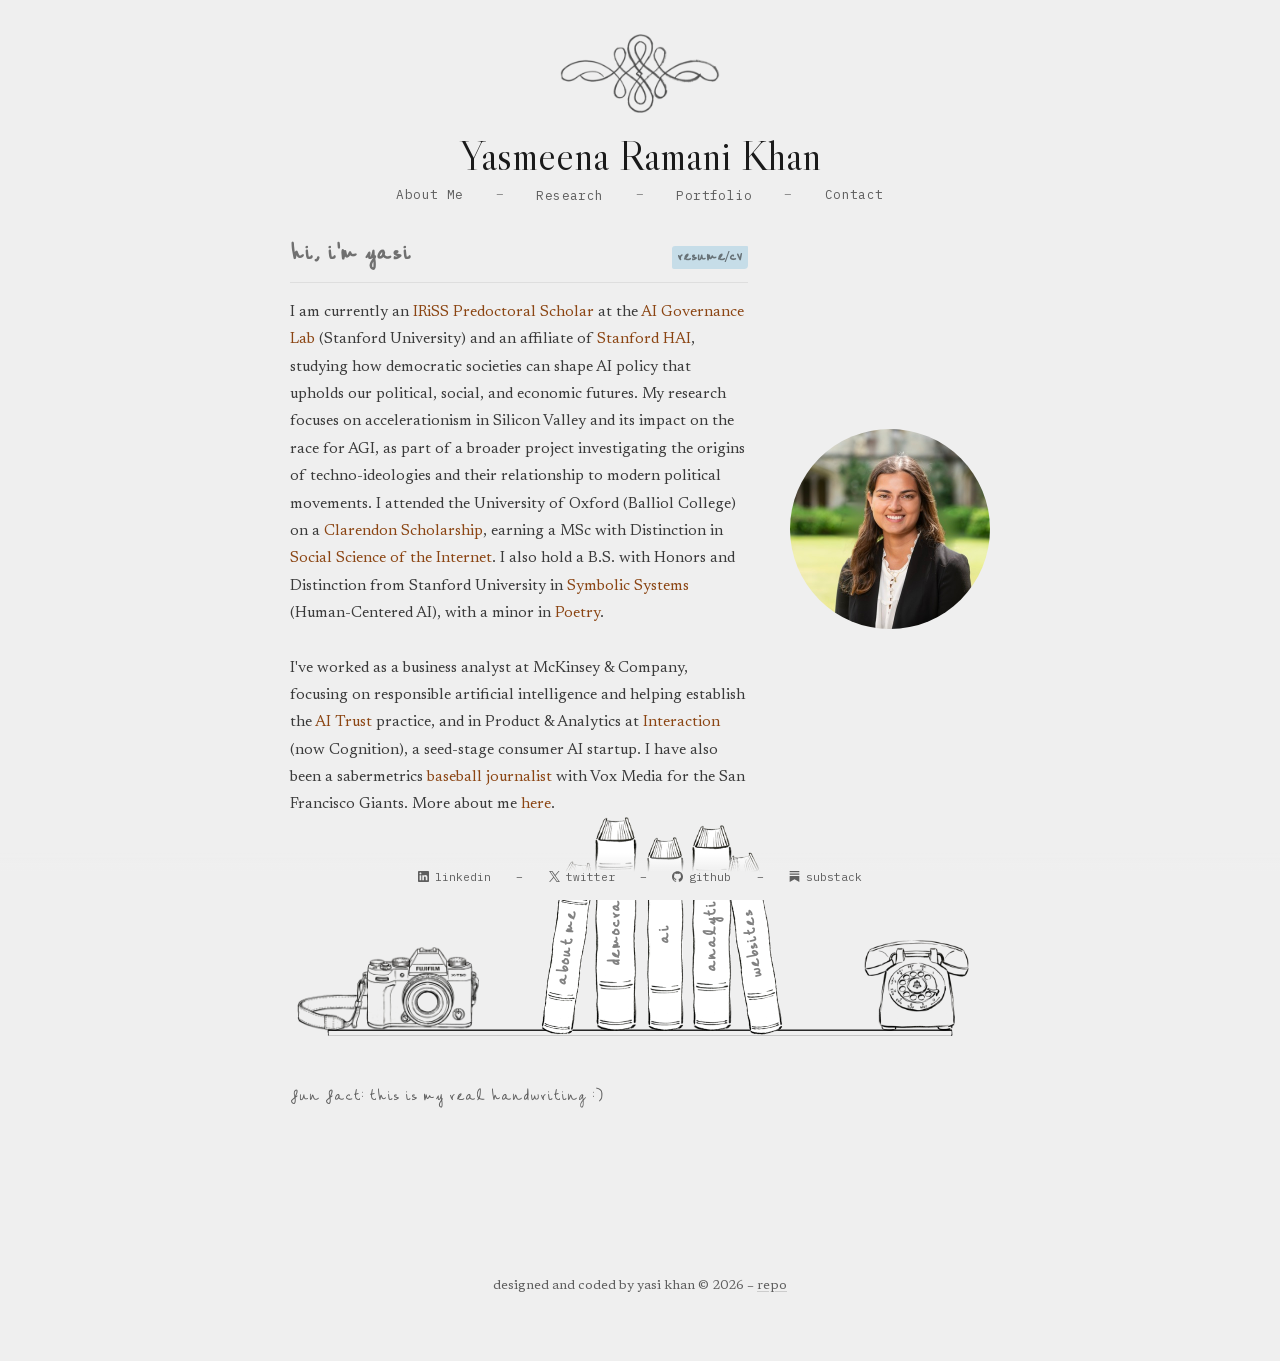
<file: index.html>
<!DOCTYPE html>
<html lang="en">
<head>
<!-- Google tag (gtag.js) -->
<script async src="https://www.googletagmanager.com/gtag/js?id=G-HDQVY13387"></script>
<script>
  window.dataLayer = window.dataLayer || [];
  function gtag(){dataLayer.push(arguments);}
  gtag('js', new Date());
  gtag('config', 'G-HDQVY13387');
</script>
<meta charset="UTF-8">
<meta name="viewport" content="width=device-width, initial-scale=1.0">
<title>Yasmeena (Yasi) Khan — AI Governance Researcher at Stanford</title>
<meta name="description" content="Yasi Khan — Predoctoral Scholar in AI Governance at Stanford University. Research on accelerationism in Silicon Valley and the race for AGI. Oxford MSc, Stanford BS.">
<link rel="canonical" href="https://yrkhan.com/">
<meta property="og:title" content="Yasmeena (Yasi) Khan">
<meta property="og:description" content="Predoctoral Scholar in AI Governance at Stanford University, researching accelerationism in Silicon Valley and the race for AGI. Oxford MSc, Stanford BS in Symbolic Systems.">
<meta property="og:image" content="https://yrkhan.com/assets/img/yasi-image.jpg">
<meta property="og:url" content="https://yrkhan.com/">
<meta property="og:type" content="website">
<meta name="twitter:card" content="summary_large_image">
<meta name="twitter:title" content="Yasmeena (Yasi) Khan">
<meta name="twitter:description" content="Predoctoral Scholar in AI Governance at Stanford University. Research on accelerationism in Silicon Valley and the race for AGI.">
<meta name="twitter:image" content="https://yrkhan.com/assets/img/yasi-image.jpg">
<link rel="icon" type="image/png" href="assets/img/favicon.png">
<link rel="preload" as="font" type="font/woff2" href="assets/fonts/newsreader.woff2" crossorigin>
<link rel="preload" as="font" type="font/woff2" href="assets/fonts/libre-caslon-display-400.woff2" crossorigin>
<link rel="preload" as="font" type="font/woff2" href="assets/fonts/YasiHand-Regular.woff2" crossorigin>
<link rel="preload" as="image" href="assets/img/book-sketch.png" fetchpriority="high">
<link rel="preload" as="image" href="assets/img/camera-sketch.png">
<link rel="preload" as="image" href="assets/img/phone-sketch.png">
<link rel="preload" as="font" type="font/woff2" href="assets/fonts/ibm-plex-mono-400.woff2" crossorigin>
<link rel="stylesheet" href="css/style.css">
<script type="application/ld+json">
{
  "@context": "https://schema.org",
  "@type": "Person",
  "name": "Yasi Khan",
  "alternateName": ["Yasmeena Khan", "Yasmeena Ramani Khan", "Yasmeena (Yasi) Khan"],
  "url": "https://yrkhan.com/",
  "image": "https://yrkhan.com/assets/img/yasi-image.jpg",
  "jobTitle": "Predoctoral Scholar in AI Governance",
  "worksFor": { "@type": "CollegeOrUniversity", "name": "Stanford University" },
  "alumniOf": [
    { "@type": "CollegeOrUniversity", "name": "University of Oxford" },
    { "@type": "CollegeOrUniversity", "name": "Stanford University" }
  ],
  "sameAs": [
    "https://www.linkedin.com/in/yasmeena-khan/",
    "https://twitter.com/yasmeena_khan",
    "https://github.com/yasikhan",
    "https://codingutopia.substack.com/",
    "https://www.oii.ox.ac.uk/people/profiles/yasi-khan/"
  ]
}
</script>
<style>
  .shelf-view {
    min-height: 100vh;
    display: flex; flex-direction: column;
    align-items: center; justify-content: center;
    padding: 2rem 2rem 4rem;
  }

  /* Flourish */
  .flourish {
    width: 160px; height: auto;
    mix-blend-mode: multiply;
    margin-bottom: 1rem;
    opacity: 0.7;
  }

  .shelf-greeting {
    font-family: var(--serif); font-size: 2.4rem;
    font-weight: 400; color: var(--ink);
    text-align: center;
    margin-bottom: 0.15rem;
  }

  /* Navigation bar */
  .site-nav {
    display: flex; align-items: center; gap: 1.4rem;
    margin-bottom: 2rem;
    font-family: var(--mono); font-size: 0.75rem;
    letter-spacing: 0.03em;
  }
  .site-nav a {
    color: var(--ink3); text-decoration: none;
    padding: 0.15rem 0.5rem; position: relative;
    transition: color 0.15s;
    isolation: isolate;
  }
  .site-nav a::before {
    content: ''; position: absolute; inset: 0;
    background: var(--highlight); opacity: 0; z-index: -1;
    border-radius: 3px 2px 4px 2px;
    transform: rotate(-0.5deg);
    transition: opacity 0.15s;
  }
  .site-nav a:hover::before { opacity: 1; }
  .site-nav a:hover { color: var(--ink); }
  .site-nav .sep {
    color: var(--ink4);
    user-select: none;
  }
  .nav-item {
    position: relative;
  }
  .nav-dropdown {
    display: none;
    position: absolute;
    top: 100%;
    left: 50%;
    transform: translateX(-50%);
    background: var(--page);
    border: 1px solid rgba(0,0,0,0.08);
    border-radius: 4px;
    padding: 0.4rem 0;
    padding-top: 0.6rem;
    min-width: 120px;
    z-index: 200;
    box-shadow: 0 2px 8px rgba(0,0,0,0.08);
  }
  .nav-dropdown::before {
    content: '';
    position: absolute;
    top: -0.4rem;
    left: 0;
    right: 0;
    height: 0.4rem;
  }
  .nav-item:hover .nav-dropdown,
  .nav-item:focus-within .nav-dropdown {
    display: block;
  }
  .nav-dropdown a {
    display: block;
    padding: 0.25rem 0.8rem;
    white-space: nowrap;
    font-size: 0.68rem;
    color: var(--ink3);
    text-align: center;
  }

  /* ===== Intro section ===== */
  .intro-section {
    display: flex;
    align-items: center;
    gap: 2.5rem;
    max-width: 700px;
    margin-bottom: 2rem;
    position: relative;
    z-index: 2;
  }
  .intro-text {
    flex: 1;
  }
  .intro-header {
    font-family: var(--hand);
    font-size: 1.6rem;
    font-weight: 600;
    color: rgba(26,26,26,0.6);
    margin-bottom: 0.6em;
    padding-bottom: 0.4em;
    border-bottom: 1px solid rgba(26,26,26,0.08);
    display: flex; justify-content: space-between; align-items: baseline;
  }
  .resume-link {
    font-family: var(--hand);
    font-size: 1rem;
    color: rgba(26,26,26,0.55);
    text-decoration: none;
    background: var(--highlight);
    padding: 1px 5px;
    border-radius: 3px 1px 4px 2px;
    transition: background 0.15s, color 0.15s;
  }
  .resume-link:hover {
    background: var(--highlight-strong);
    color: rgba(26,26,26,0.75);
  }
  .intro-bio {
    font-family: var(--body);
    font-size: 0.92rem;
    line-height: 1.75;
    color: var(--ink2);
  }
  .intro-bio mark {
    background: var(--highlight);
    color: inherit;
    padding: 0.05em 0.2em;
    border-radius: 2px;
  }
  .intro-bio a.bio-link {
    color: var(--link);
    text-decoration: none;
    transition: color 0.2s ease;
  }
  .intro-bio a.bio-link:hover { color: var(--link-hover); }
  .footnote {
    font-family: var(--hand);
    font-size: 1.1rem;
    color: var(--ink3);
    width: 700px; max-width: 100%;
    margin: -2.5rem 0 4rem;
    position: relative;
    z-index: 2;
  }
  .intro-photo {
    width: 200px;
    height: 200px;
    border-radius: 50%;
    object-fit: cover;
    flex-shrink: 0;
  }

  /* ===== Bookshelf scene ===== */
  .scene {
    position: relative;
    width: 700px; max-width: 96vw;
    aspect-ratio: 920 / 520;
    margin-top: -7rem;
  }
  .scene canvas {
    position: absolute; top: 0; left: 0;
    width: 100%; height: 100%;
    pointer-events: none;
  }
  .scene-img {
    position: absolute; cursor: pointer;
    display: flex; align-items: flex-end; justify-content: center;
    transition: filter 0.2s ease;
    text-decoration: none; color: inherit;
  }
  .scene-img:hover { filter: brightness(0.92); }
  .scene-img:focus-visible {
    outline: 2px solid var(--ink3);
    outline-offset: 5px;
    border-radius: 4px;
  }
  .scene-img img {
    width: 100%; height: 100%;
    object-fit: contain; object-position: bottom;
    mix-blend-mode: multiply;
  }
  /* Camera & phone sketches share the same multiply blend as the
     books; their fills are pure white so they adapt to any page tint */
  #cameraImg img,
  #phoneImg img {
    mix-blend-mode: multiply;
  }

  /* Books */
  .book-img {
    transform-origin: bottom center;
    container-type: size;
  }
  .book-spine-label {
    position: absolute;
    left: 50%; bottom: 50%;
    /* Center on the drawn book, not the div: the sketch (120x605) is
       bottom-anchored via object-fit contain, so its rendered height is
       min(div height, div width x 605/120) */
    bottom: min(50cqh, 252cqw);
    transform: translate(-50%, 50%) rotate(-90deg);
    font-family: var(--hand); font-size: clamp(0.7rem, 1.6vw, 1.15rem);
    font-weight: 700;
    color: rgba(26,26,26,0.55);
    white-space: nowrap;
    pointer-events: none;
  }

  /* Hover label */
  .hover-label {
    position: absolute; bottom: 15%;
    left: 0; width: 100%;
    display: flex; justify-content: center;
    pointer-events: none;
    opacity: 0; transition: opacity 0.18s ease;
  }
  .hover-label.visible { opacity: 1; }
  .hover-label span {
    font-family: var(--hand); font-size: 1.05rem;
    color: var(--ink2); background: var(--highlight-strong);
    padding: 0.15rem 0.65rem; border-radius: 3px 1px 4px 2px;
  }

  .shelf-footer {
    position: fixed; bottom: 0; left: 0; right: 0;
    display: flex; align-items: center; justify-content: center;
    gap: 1.1rem;
    padding: 0.8rem 1rem;
    font-family: var(--mono); font-size: 0.66rem;
    color: var(--ink3);
    background: linear-gradient(to top, var(--page) 60%, transparent);
    z-index: 100;
  }
  .shelf-footer a {
    color: var(--ink3); text-decoration: none;
    padding: 0.15rem 0.4rem; position: relative;
    transition: color 0.15s; isolation: isolate;
    display: inline-flex; align-items: center; gap: 0.35rem;
  }
  .shelf-footer svg.logo {
    width: 11px; height: 11px;
    fill: currentColor;
    display: inline-block; flex-shrink: 0;
  }
  .shelf-footer a::before {
    content: ''; position: absolute; inset: 0;
    background: var(--highlight); opacity: 0; z-index: -1;
    border-radius: 3px 1px 4px 2px;
    transform: rotate(-0.5deg);
    transition: opacity 0.15s;
  }
  .shelf-footer a:hover::before { opacity: 1; }
  .shelf-footer a:hover { color: var(--ink2); }
  .shelf-footer .sep {
    color: var(--ink3);
    user-select: none;
  }

  @media (max-width: 768px) {
    .shelf-view {
      padding: 1.5rem 1rem 2rem;
    }
    /* In-flow footer on mobile so it can't overlap the shelf */
    .shelf-footer {
      position: static;
      background: none;
      flex-wrap: wrap;
      margin-top: -2.5rem;
    }
    .flourish { width: 90px; margin-bottom: 0.6rem; }
    .shelf-greeting { font-size: 1.8rem; }
    .site-nav {
      flex-wrap: wrap; justify-content: center;
      gap: 0.4rem 0.8rem;
      margin-bottom: 1.5rem;
      font-size: 0.72rem;
    }
    .intro-section {
      gap: 1.5rem;
    }
    .intro-photo {
      width: 100px;
      height: 100px;
    }
    .intro-header { font-size: 1.2rem; }
    .intro-bio { font-size: 0.95rem; }
    .resume-link { font-size: 0.8rem; }
    .scene {
      aspect-ratio: 920 / 620;
    }
    .hover-label { display: none; }
    .book-spine-label {
      font-size: 0.55rem;
    }
    .shelf-footer {
      gap: 0.6rem;
      font-size: 0.66rem;
      padding: 0.6rem 0.5rem;
    }
  }

  @media (max-width: 480px) {
    .shelf-greeting { font-size: 1.4rem; }
    .flourish { width: 70px; }
    .site-nav {
      gap: 0.3rem 0.9rem;
      font-size: 0.7rem;
    }
    .site-nav .sep { display: none; }
    .intro-section {
      flex-direction: column;
      align-items: center;
      text-align: center;
      gap: 1rem;
    }
    .intro-header {
      justify-content: center;
      gap: 1rem;
      font-size: 1.1rem;
    }
    .intro-bio { font-size: 0.95rem; }
    .intro-photo {
      width: 110px;
      height: 110px;
      order: -1;
    }
    .resume-link { font-size: 0.75rem; }
    .scene {
      aspect-ratio: 920 / 700;
    }
    .book-spine-label {
      font-size: 0.45rem;
    }
    .shelf-footer .sep { display: none; }
    .shelf-footer {
      gap: 0.4rem 0.8rem;
      font-size: 0.64rem;
    }
  }
</style>
</head>
<body>

<div class="shelf-view" id="shelfView">

  <!-- Flourish + nav -->
  <img class="flourish" src="assets/img/logo.png" alt="">
  <h1 class="shelf-greeting">Yasmeena Ramani Khan</h1>
  <nav class="site-nav">
    <a href="about.html">About Me</a>
    <span class="sep">&ndash;</span>
    <span class="nav-item">
      <a href="research.html">Research</a>
      <div class="nav-dropdown">
        <a href="research.html#democracy">Democracy</a>
        <a href="research.html#ai">AI</a>
        <a href="research.html#analytics">Analytics</a>
      </div>
    </span>
    <span class="sep">&ndash;</span>
    <span class="nav-item">
      <a href="portfolio.html">Portfolio</a>
      <div class="nav-dropdown">
        <a href="websites.html">Websites</a>
        <a href="photography.html">Photography</a>
      </div>
    </span>
    <span class="sep">&ndash;</span>
    <a href="contact.html">Contact</a>
  </nav>

  <!-- Intro -->
  <div class="intro-section">
    <div class="intro-text">
      <div class="intro-header"><span>hi, i'm yasi</span><a href="assets/docs/resume.pdf" class="resume-link">resume/cv</a></div>
      <div class="intro-bio">
        I am currently an <a href="https://iriss.stanford.edu/predoc" class="bio-link">IRiSS Predoctoral Scholar</a> at the <a href="https://aigovlab.stanford.edu/" class="bio-link">AI Governance Lab</a> (Stanford University) and an affiliate of <a href="https://hai.stanford.edu/people/yasmeena-ramani-khan" class="bio-link">Stanford HAI</a>, studying how democratic societies can shape AI policy that upholds our political, social, and economic futures. My research focuses on accelerationism in Silicon Valley and its impact on the race for AGI, as part of a broader project investigating the origins of techno-ideologies and their relationship to modern political movements. I attended the University of Oxford (Balliol College) on a <a href="https://www.clarendonscholarsassociation.co.uk/2024" class="bio-link">Clarendon Scholarship</a>, earning a MSc with Distinction in <a href="https://www.oii.ox.ac.uk/people/profiles/yasi-khan/" class="bio-link">Social Science of the Internet</a>. I also hold a B.S. with Honors and Distinction from Stanford University in <a href="https://symsys.stanford.edu/" class="bio-link">Symbolic Systems</a> (Human-Centered AI), with a minor in <a href="https://creativewriting.stanford.edu/undergraduate/creative-writing-minor" class="bio-link">Poetry</a>.
        <br><br>
        I've worked as a business analyst at McKinsey &amp; Company, focusing on responsible artificial intelligence and helping establish the <a href="https://www.mckinsey.com/capabilities/quantumblack/our-insights/the-state-of-ai-2024" class="bio-link">AI Trust</a> practice, and in Product &amp; Analytics at <a href="https://poke.com/" class="bio-link">Interaction</a> (now Cognition), a seed-stage consumer AI startup. I have also been a sabermetrics <a href="research.html#analytics" class="bio-link">baseball journalist</a> with Vox Media for the San Francisco Giants. More about me <a href="about.html" class="bio-link">here</a>.
      </div>
    </div>
    <img class="intro-photo" src="assets/img/yasi-image.jpg" alt="Yasi Khan">
  </div>

  <!-- Bookshelf: camera, 4 books, phone -->
  <div class="scene" id="scene">
    <canvas id="shelfCanvas"></canvas>

    <!-- Camera (left end) -->
    <a class="scene-img" id="cameraImg" href="photography.html"
       style="left: 1%; bottom: 25%; width: 26%; height: 45%;"
       data-label="photography" aria-label="Photography">
      <img src="assets/img/camera-sketch.png" alt="">
    </a>

    <!-- About Me (leaning right) -->
    <a class="scene-img book-img" id="aboutBook" href="about.html"
       style="left: 35%; bottom: 25%; width: 6%; height: 44%; transform: rotate(8deg); transform-origin: bottom left; z-index: 10;"
       data-label="about me" aria-label="About Me">
      <img src="assets/img/book-sketch.png" alt="">
      <span class="book-spine-label">about me</span>
    </a>

    <!-- Research: one book per circle of the Venn -->
    <a class="scene-img book-img" id="democracyBook" href="research.html#democracy"
       style="left: 43%; bottom: 25%; width: 7%; height: 54%; z-index: 15;"
       data-label="democracy" aria-label="Research: democracy">
      <img src="assets/img/book-sketch.png" alt="">
      <span class="book-spine-label">democracy</span>
    </a>

    <a class="scene-img book-img" id="aiBook" href="research.html#ai"
       style="left: 50.5%; bottom: 25%; width: 6%; height: 49%; z-index: 16;"
       data-label="artificial intelligence" aria-label="Research: AI">
      <img src="assets/img/book-sketch.png" alt="">
      <span class="book-spine-label">ai</span>
    </a>

    <a class="scene-img book-img" id="analyticsBook" href="research.html#analytics"
       style="left: 57%; bottom: 25%; width: 6.5%; height: 52%; z-index: 17;"
       data-label="analytics" aria-label="Research: analytics">
      <img src="assets/img/book-sketch.png" alt="">
      <span class="book-spine-label">analytics</span>
    </a>

    <!-- Websites (leaning left) -->
    <a class="scene-img book-img" id="websitesBook" href="websites.html"
       style="left: 65%; bottom: 25%; width: 6%; height: 46%; transform: rotate(-8deg); transform-origin: bottom right; z-index: 19;"
       data-label="websites" aria-label="Portfolio: websites">
      <img src="assets/img/book-sketch.png" alt="">
      <span class="book-spine-label">websites</span>
    </a>

    <!-- Phone (right end) -->
    <a class="scene-img" id="phoneImg" href="contact.html"
       style="right: 3%; bottom: 25%; width: 15%; height: 45%;"
       data-label="contact me" aria-label="Contact">
      <img src="assets/img/phone-sketch.png" alt="">
    </a>

    <div class="hover-label" id="hoverLabel"><span id="hoverText"></span></div>
  </div>

  <p class="footnote">fun fact: this is my real handwriting :)</p>

  <div class="shelf-footer">
    <a href="https://www.linkedin.com/in/yasmeena-khan/"><svg class="logo" role="img" viewBox="0 0 24 24" aria-hidden="true"><path d="M20.447 20.452h-3.554v-5.569c0-1.328-.027-3.037-1.852-3.037-1.853 0-2.136 1.445-2.136 2.939v5.667H9.351V9h3.414v1.561h.046c.477-.9 1.637-1.85 3.37-1.85 3.601 0 4.267 2.37 4.267 5.455v6.286zM5.337 7.433c-1.144 0-2.063-.926-2.063-2.065 0-1.138.92-2.063 2.063-2.063 1.14 0 2.064.925 2.064 2.063 0 1.139-.925 2.065-2.064 2.065zm1.782 13.019H3.555V9h3.564v11.452zM22.225 0H1.771C.792 0 0 .774 0 1.729v20.542C0 23.227.792 24 1.771 24h20.451C23.2 24 24 23.227 24 22.271V1.729C24 .774 23.2 0 22.222 0h.003z"/></svg>linkedin</a>
    <span class="sep">&ndash;</span>
    <a href="https://twitter.com/yasmeena_khan"><svg class="logo" role="img" viewBox="0 0 24 24" aria-hidden="true"><path d="M14.234 10.162 22.977 0h-2.072l-7.591 8.824L7.251 0H.258l9.168 13.343L.258 24H2.33l8.016-9.318L16.749 24h6.993zm-2.837 3.299-.929-1.329L3.076 1.56h3.182l5.965 8.532.929 1.329 7.754 11.09h-3.182z"/></svg>twitter</a>
    <span class="sep">&ndash;</span>
    <a href="https://github.com/yasikhan"><svg class="logo" role="img" viewBox="0 0 24 24" aria-hidden="true"><path d="M12 .297c-6.63 0-12 5.373-12 12 0 5.303 3.438 9.8 8.205 11.385.6.113.82-.258.82-.577 0-.285-.01-1.04-.015-2.04-3.338.724-4.042-1.61-4.042-1.61C4.422 18.07 3.633 17.7 3.633 17.7c-1.087-.744.084-.729.084-.729 1.205.084 1.838 1.236 1.838 1.236 1.07 1.835 2.809 1.305 3.495.998.108-.776.417-1.305.76-1.605-2.665-.3-5.466-1.332-5.466-5.93 0-1.31.465-2.38 1.235-3.22-.135-.303-.54-1.523.105-3.176 0 0 1.005-.322 3.3 1.23.96-.267 1.98-.399 3-.405 1.02.006 2.04.138 3 .405 2.28-1.552 3.285-1.23 3.285-1.23.645 1.653.24 2.873.12 3.176.765.84 1.23 1.91 1.23 3.22 0 4.61-2.805 5.625-5.475 5.92.42.36.81 1.096.81 2.22 0 1.606-.015 2.896-.015 3.286 0 .315.21.69.825.57C20.565 22.092 24 17.592 24 12.297c0-6.627-5.373-12-12-12"/></svg>github</a>
    <span class="sep">&ndash;</span>
    <a href="https://codingutopia.substack.com/"><svg class="logo" role="img" viewBox="0 0 24 24" aria-hidden="true"><path d="M22.539 8.242H1.46V5.406h21.08v2.836zM1.46 10.812V24L12 18.11 22.54 24V10.812H1.46zM22.54 0H1.46v2.836h21.08V0z"/></svg>substack</a>
  </div>
</div>

<footer class="site-footer" style="padding-bottom:4rem;">designed and coded by yasi khan &copy; 2026 &ndash; <a href="https://github.com/yasikhan/yrk-website">repo</a></footer>

<script src="js/rough.js" defer></script>
<script src="js/shelf.js" defer></script>
</body>
</html>
</file>
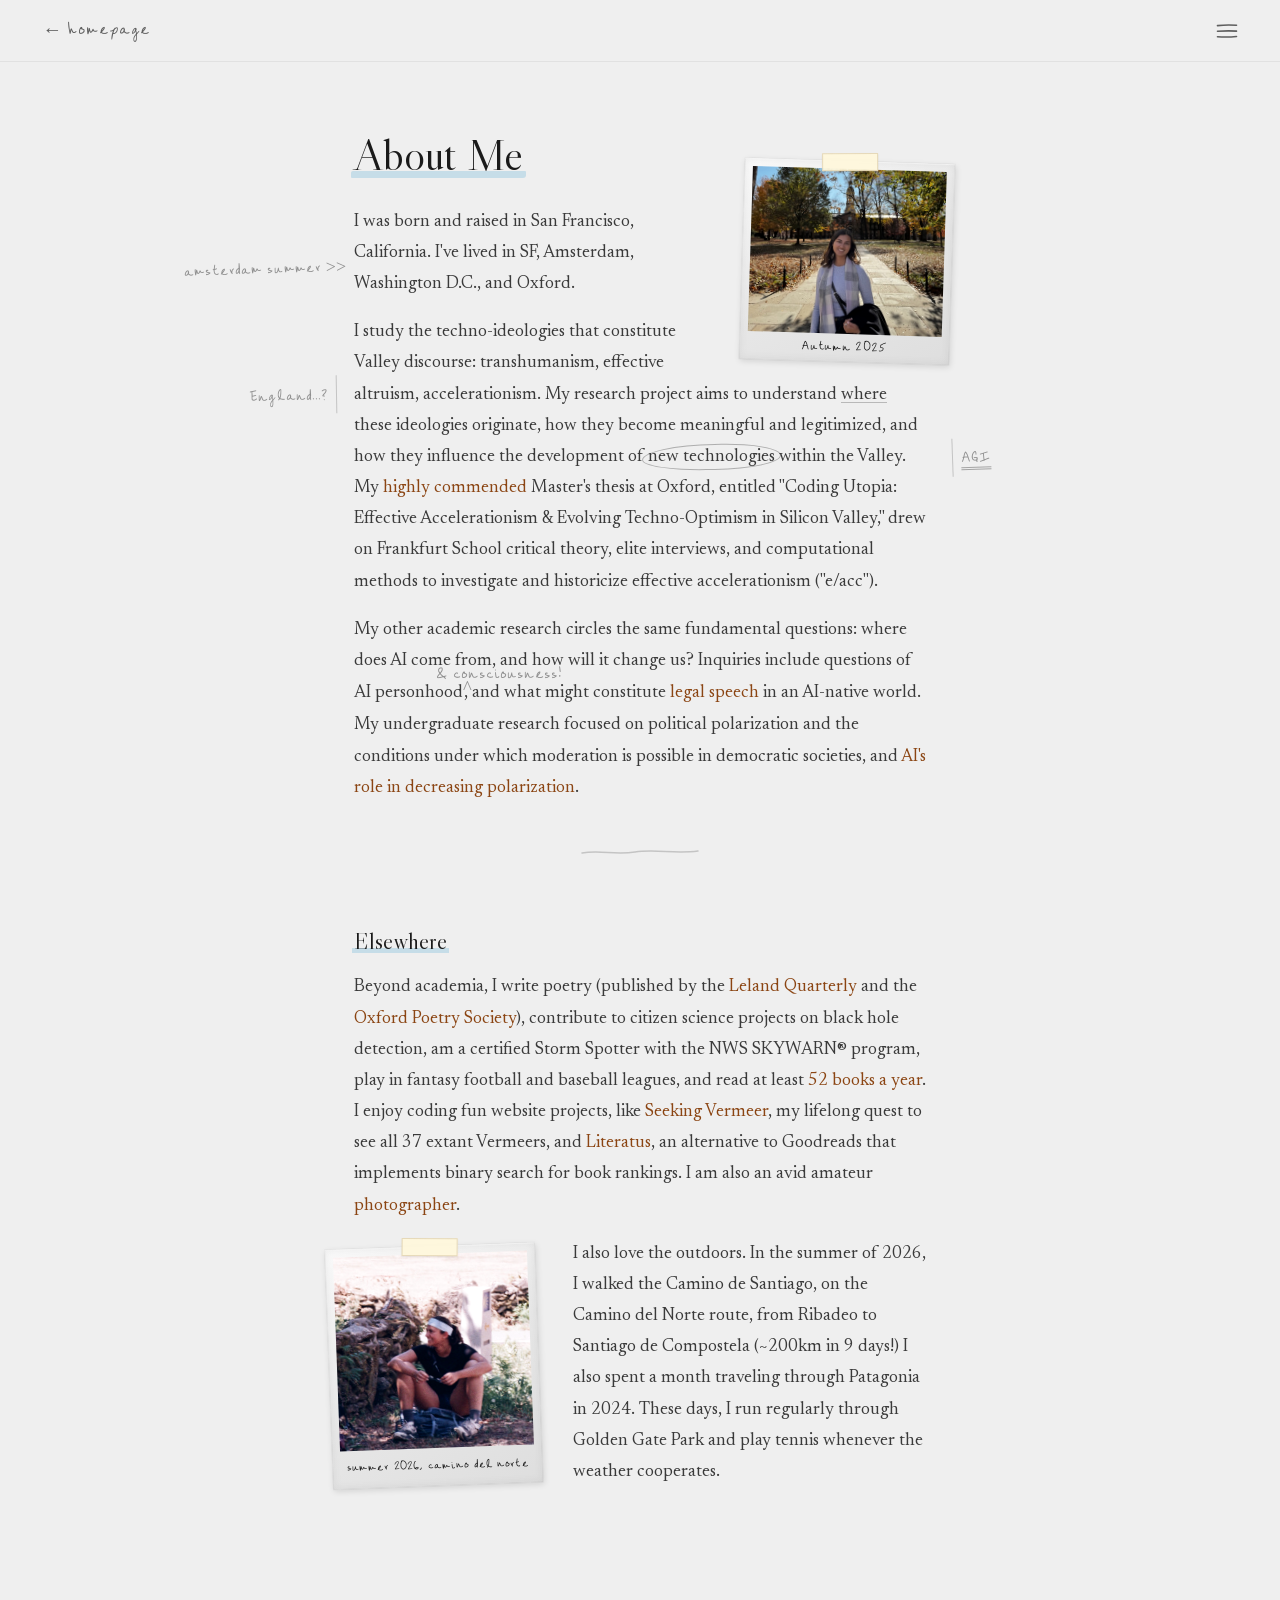
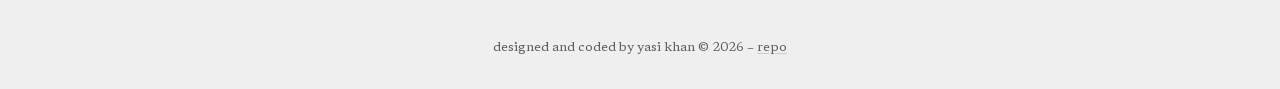
<file: about.html>
<!DOCTYPE html>
<html lang="en">
<head>
<!-- Google tag (gtag.js) -->
<script async src="https://www.googletagmanager.com/gtag/js?id=G-HDQVY13387"></script>
<script>
  window.dataLayer = window.dataLayer || [];
  function gtag(){dataLayer.push(arguments);}
  gtag('js', new Date());
  gtag('config', 'G-HDQVY13387');
</script>
<meta charset="UTF-8">
<meta name="viewport" content="width=device-width, initial-scale=1.0">
<script>document.documentElement.classList.add('js');</script>
<title>About Me — Yasmeena (Yasi) Khan</title>
<meta name="description" content="About Yasi Khan — born in San Francisco, Stanford and Oxford alumna, researcher on Silicon Valley ideology and AI.">
<link rel="canonical" href="https://yrkhan.com/about.html">
<meta property="og:title" content="About Me — Yasmeena (Yasi) Khan">
<meta property="og:description" content="Born in San Francisco, Stanford and Oxford alumna, researcher on Silicon Valley ideology and AI.">
<meta property="og:image" content="https://yrkhan.com/assets/img/yasi-image.jpg">
<meta property="og:url" content="https://yrkhan.com/about.html">
<meta property="og:type" content="website">
<meta name="twitter:card" content="summary_large_image">
<link rel="icon" type="image/png" href="assets/img/favicon.png">
<link rel="preload" as="font" type="font/woff2" href="assets/fonts/newsreader.woff2" crossorigin>
<link rel="preload" as="font" type="font/woff2" href="assets/fonts/libre-caslon-display-400.woff2" crossorigin>
<link rel="preload" as="font" type="font/woff2" href="assets/fonts/YasiHand-Regular.woff2" crossorigin>
<link rel="stylesheet" href="css/style.css">
<style>
  .about-photo-wrap {
    float: right;
    margin: 1.8rem -1.5rem 0.75rem 2rem;
    width: 210px;
    transform: rotate(1.8deg);
    position: relative;
    z-index: 2;
  }
  .about-photo-inner {
    background: linear-gradient(150deg, #fafafa 0%, #e7e7e7 52%, #dedede 100%);
    padding: 8px 8px 28px;
    box-shadow:
      inset 0 1px 0 rgba(255,255,255,0.75),
      inset 0 0 0 0.5px rgba(0,0,0,0.06),
      1px 2px 6px rgba(0,0,0,0.12),
      0 0 0 0.5px rgba(0,0,0,0.05);
    position: relative;
  }
  /* Subtle worn edge via clipping */
  .about-photo-inner::after {
    content: '';
    position: absolute;
    inset: 0;
    box-shadow: inset 0 0 8px rgba(90,90,90,0.10);
    pointer-events: none;
  }
  .about-photo {
    width: 100%; height: auto;
    display: block;
    filter: saturate(0.85) contrast(1.05);
  }
  /* Single tape strip */
  .photo-tape {
    position: absolute;
    width: 56px; height: 18px;
    background: rgba(255,248,220,0.92);
    border: 0.5px solid rgba(200,180,140,0.45);
    box-shadow: 0 1px 2px rgba(0,0,0,0.08);
    z-index: 3;
    top: -8px; left: 50%;
    transform: translateX(-50%) rotate(-2deg);
  }
  /* Handwritten caption inside polaroid */
  .photo-caption {
    font-family: var(--hand);
    font-size: 0.88rem;
    font-weight: 500;
    color: var(--ink);
    text-align: center;
    position: absolute;
    bottom: 0;
    left: 0;
    right: 0;
    height: 28px;
    display: flex;
    align-items: center;
    justify-content: center;
    transform: rotate(-0.5deg);
    letter-spacing: 0.01em;
  }

  /* Second polaroid, hanging off the left margin of the Elsewhere section.
     Mirrors .about-photo-wrap: opposite float, opposite tilt, and a taller
     caption band so the longer caption can wrap instead of overflowing. */
  .about-photo-wrap-left {
    float: left;
    margin: 0.4rem 2rem 0.9rem -1.5rem;
    transform: rotate(-2.1deg);
  }
  .about-photo-wrap-left .about-photo-inner {
    padding-bottom: 38px;
  }
  .about-photo-wrap-left .photo-tape {
    transform: translateX(-50%) rotate(2.5deg);
  }
  .about-photo-wrap-left .photo-caption {
    height: 38px;
    padding: 0 8px;
    font-size: 0.82rem;
    line-height: 1.15;
    transform: rotate(0.5deg);
  }

  /* Margin annotation */
  .margin-note {
    position: absolute;
    left: -170px;
    top: 2.9em;
    font-family: var(--hand);
    font-size: 1.05rem;
    color: rgba(26,26,26,0.45);
    transform: rotate(-2deg);
    pointer-events: none;
    line-height: 1.5;
  }

  /* Section divider — hand-drawn line */
  .section-divider {
    margin: 2.5rem auto 1.5rem;
    width: 120px;
    height: 12px;
    position: relative;
  }
  .section-divider svg {
    width: 100%;
    height: 100%;
  }


  /* Elsewhere fade-in (only when JS is running, so content is never lost) */
  .js .elsewhere-section {
    opacity: 0;
    transform: translateY(12px);
    transition: opacity 0.6s ease, transform 0.6s ease;
  }
  .js .elsewhere-section.visible {
    opacity: 1;
    transform: translateY(0);
  }
  @media (prefers-reduced-motion: reduce) {
    .js .elsewhere-section { opacity: 1; transform: none; transition: none; }
  }

  /* Relative container for margin notes */
  .has-margin-note {
    position: relative;
  }

  /* Underlined word */
  .underline-word {
    text-decoration: underline;
    text-decoration-color: rgba(26,26,26,0.25);
    text-underline-offset: 3px;
    text-decoration-thickness: 1px;
  }

  /* Left margin note — L-shaped line (flipped) */
  .margin-note-left {
    position: absolute;
    font-family: var(--hand);
    font-size: 1.05rem;
    color: rgba(26,26,26,0.45);
    white-space: nowrap;
    pointer-events: none;
    padding: 6px 8px 0 0;
    border-right: 1px solid rgba(26,26,26,0.2);
    transform: rotate(-1deg);
  }

  /* Hand-drawn circle */
  .circled {
    position: relative;
    display: inline;
    white-space: nowrap;
  }
  .circled::before {
    content: '';
    position: absolute;
    inset: -4px -6px;
    border: 1.5px solid rgba(26,26,26,0.3);
    border-radius: 55% 45% 50% 48% / 60% 50% 55% 45%;
    transform: rotate(-1deg);
    pointer-events: none;
  }

  /* Right margin note — L-shaped line */
  .margin-note-right {
    position: absolute;
    left: 100%;
    margin-left: 1.5rem;
    top: -0.2em;
    font-family: var(--hand);
    font-size: 1.05rem;
    color: rgba(26,26,26,0.45);
    white-space: nowrap;
    pointer-events: none;
    padding: 6px 0 0 8px;
    border-left: 1px solid rgba(26,26,26,0.2);
  }
  .agi-note {
    text-decoration: underline;
    text-decoration-style: double;
    text-decoration-color: rgba(26,26,26,0.35);
    text-underline-offset: 3px;
    text-decoration-thickness: 1px;
    transform: rotate(-2deg);
  }

  /* Caret insertion note */
  .caret-note {
    position: relative;
    display: inline;
  }
  .caret-symbol {
    font-family: var(--hand);
    font-size: 1.1rem;
    color: rgba(26,26,26,0.45);
    position: relative;
    top: -0.15em;
  }
  .caret-above {
    position: absolute;
    bottom: 100%;
    left: 50%;
    transform: translateX(-25%) rotate(-0.5deg);
    font-family: var(--hand);
    font-size: 1.1rem;
    color: rgba(26,26,26,0.45);
    white-space: nowrap;
    pointer-events: none;
    margin-bottom: -0.5em;
  }
  /* Tucks the comma under the caret; reset on mobile where the caret is hidden */
  .caret-comma { margin-left: -0.45em; }

  /* The notes hang ~170px outside a 640px column, so below ~920px there is no
     margin left to hold them and they get clipped by the window edge. */
  @media (max-width: 920px) {
    .margin-note, .margin-note-right, .margin-note-left {
      display: none;
    }
  }

  @media (max-width: 768px) {
    .about-photo-wrap {
      float: none;
      margin: 0 auto 1.5rem;
      width: 170px;
      transform: rotate(1.2deg);
    }
    /* keep the two polaroids tilting opposite ways once they stack */
    .about-photo-wrap-left {
      transform: rotate(-1.2deg);
    }
    .margin-note, .margin-note-right, .margin-note-left {
      display: none;
    }
    .caret-symbol, .caret-above {
      display: none;
    }
    .caret-comma { margin-left: 0; }
    .circled::before {
      display: none;
    }
  }
</style>
</head>
<body>
<nav class="content-nav">
  <a class="back-btn" href="/">&larr; homepage</a>
  <div class="page-menu">
    <button class="page-menu-btn" type="button" aria-expanded="false" aria-controls="page-menu-list" aria-label="Menu"><svg width="22" height="16" viewBox="0 0 22 16" aria-hidden="true"><path d="M1.5 2.6 Q11 1.6 20.5 2.3 M1.5 8.3 Q11 7.6 20.5 8.1 M1.5 13.7 Q11 14.4 20.5 13.5" fill="none" stroke="currentColor" stroke-width="1.6" stroke-linecap="round"/></svg></button>
    <ul class="page-menu-list" id="page-menu-list" hidden>
      <li><a href="/about.html" aria-current="page">About Me</a></li>
      <li><a href="/research.html">Research</a></li>
      <li><a href="/portfolio.html">Portfolio</a></li>
      <li class="sub"><a href="/websites.html">Websites</a></li>
      <li class="sub"><a href="/photography.html">Photography</a></li>
      <li><a href="/contact.html">Contact</a></li>
    </ul>
  </div>
</nav>
<div class="content-body">
  <h1>About Me</h1>
  <div class="about-photo-wrap">
    <div class="about-photo-inner">
      <div class="photo-tape"></div>
      <img class="about-photo" src="assets/img/about-me.jpeg" alt="Yasi Khan">
      <div class="photo-caption">Autumn 2025</div>
    </div>
  </div>
  <p class="has-margin-note">I was born and raised in San Francisco, California. I've lived in SF, Amsterdam, Washington D.C., and Oxford.<span class="margin-note">amsterdam summer &gt;&gt;</span></p>
  <p class="has-margin-note">I study the techno-ideologies<span class="margin-note-left" style="top: 3.3em; left: -105px;">England...?</span> that constitute Valley discourse: transhumanism, effective altruism, accelerationism. My research project aims to understand <span class="underline-word">where</span> these ideologies originate, how they become meaningful and legitimized, and how they influence the development of <span class="circled" id="anchor-agi">new technologies</span> within the Valley. My <a href="https://www.oii.ox.ac.uk/news-events/introducing-the-2025-msc-thesis-prize-winners/">highly commended</a> Master's thesis at Oxford, entitled "Coding Utopia: Effective Accelerationism &amp; Evolving Techno-Optimism in Silicon Valley," drew on Frankfurt School critical theory, elite interviews, and computational methods to investigate and historicize effective accelerationism ("e/acc").<span class="margin-note-right agi-note" data-anchor="anchor-agi">AGI</span></p>
  <p>My other academic research circles the same fundamental questions: where does AI come from, and how will it change us? Inquiries include questions of AI personhood<span class="caret-note"><span class="caret-symbol">^</span><span class="caret-above">& consciousness!</span></span><span class="caret-comma">,</span> and what might constitute <a href="assets/docs/llms-electric-speech.pdf">legal speech</a> in an AI-native world. My undergraduate research focused on political polarization and the conditions under which moderation is possible in democratic societies, and <a href="assets/docs/college-students-depolarize.pdf">AI's role in decreasing polarization</a>.</p>
  <div class="section-divider"><svg viewBox="0 0 120 12" fill="none" xmlns="http://www.w3.org/2000/svg"><path d="M2 7 C20 4, 35 9, 55 6 C75 3, 95 8, 118 5" stroke="rgba(26,26,26,0.2)" stroke-width="1.5" stroke-linecap="round"/></svg></div>
  <div class="elsewhere-section">
    <h2>Elsewhere</h2>
    <p>Beyond academia, I write poetry (published by the <a href="https://issuu.com/lelandquarterly/docs/lqwinter2022_5_3_final" target="_blank" rel="noopener">Leland Quarterly</a> and the <a href="https://www.instagram.com/p/DOGQ0oVDDxT/" target="_blank" rel="noopener">Oxford Poetry Society</a>), contribute to citizen science projects on black hole detection, am a certified Storm Spotter with the NWS SKYWARN&reg; program, play in fantasy football and baseball leagues, and read at least <a href="https://www.goodreads.com/user/show/120161200-yasi" target="_blank" rel="noopener">52 books a year</a>. I enjoy coding fun website projects, like <a href="https://seekingvermeer.com/" target="_blank" rel="noopener">Seeking Vermeer</a>, my lifelong quest to see all 37 extant Vermeers, and <a href="https://literatusapp.com" target="_blank" rel="noopener">Literatus</a>, an alternative to Goodreads that implements binary search for book rankings. I am also an avid amateur <a href="photography.html">photographer</a>.</p>
    <div class="about-photo-wrap about-photo-wrap-left">
      <div class="about-photo-inner">
        <div class="photo-tape"></div>
        <img class="about-photo" src="assets/img/camino.jpg" alt="Yasi Khan on the Camino del Norte">
        <div class="photo-caption">summer 2026, camino del norte</div>
      </div>
    </div>
    <p>I also love the outdoors. In the summer of 2026, I walked the Camino de Santiago, on the Camino del Norte route, from Ribadeo to Santiago de Compostela (~200km in 9 days!) I also spent a month traveling through Patagonia in 2024. These days, I run regularly through Golden Gate Park and play tennis whenever the weather cooperates.</p>
  </div>
</div>
<footer class="site-footer">designed and coded by yasi khan &copy; 2026 &ndash; <a href="https://github.com/yasikhan/yrk-website">repo</a></footer>
<script>
  // Keep anchored margin notes level with the line of the word they annotate,
  // so they survive reflow instead of relying on a fixed offset.
  function placeMarginNotes() {
    document.querySelectorAll('[data-anchor]').forEach(function(note) {
      var anchor = document.getElementById(note.getAttribute('data-anchor'));
      var parent = note.offsetParent;
      if (!anchor || !parent) return;           // hidden (mobile) or missing anchor
      var rect = anchor.getClientRects()[0];    // first line box of the anchor
      if (!rect) return;
      var base = parent.getBoundingClientRect();
      note.style.top = (rect.top - base.top + (rect.height - note.offsetHeight) / 2) + 'px';
    });
  }
  placeMarginNotes();
  if (document.fonts && document.fonts.ready) document.fonts.ready.then(placeMarginNotes);
  window.addEventListener('resize', placeMarginNotes);

  const el = document.querySelector('.elsewhere-section');
  if (el) {
    const obs = new IntersectionObserver(([e]) => {
      if (e.isIntersecting) { el.classList.add('visible'); obs.disconnect(); }
    }, { threshold: 0.15 });
    obs.observe(el);
  }
</script>
<script src="/js/nav.js"></script>
</body>
</html>
</file>
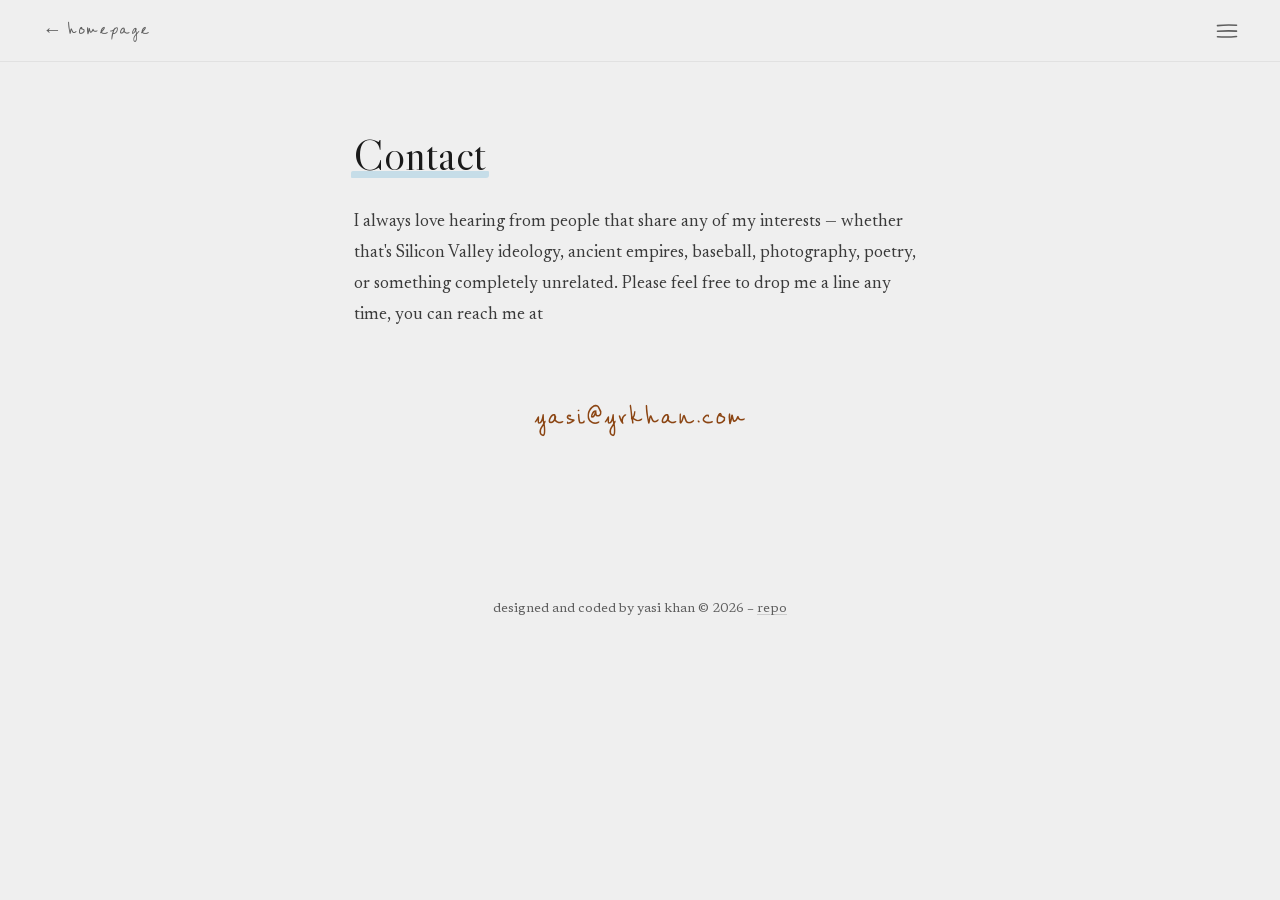
<file: contact.html>
<!DOCTYPE html>
<html lang="en">
<head>
<!-- Google tag (gtag.js) -->
<script async src="https://www.googletagmanager.com/gtag/js?id=G-HDQVY13387"></script>
<script>
  window.dataLayer = window.dataLayer || [];
  function gtag(){dataLayer.push(arguments);}
  gtag('js', new Date());
  gtag('config', 'G-HDQVY13387');
</script>
<meta charset="UTF-8">
<meta name="viewport" content="width=device-width, initial-scale=1.0">
<title>Contact — Yasmeena (Yasi) Khan</title>
<meta name="description" content="Contact Yasmeena (Yasi) Khan — happy to hear from anyone who shares an interest in Silicon Valley ideology, ancient empires, baseball, photography, or poetry.">
<link rel="canonical" href="https://yrkhan.com/contact.html">
<meta property="og:title" content="Contact — Yasmeena (Yasi) Khan">
<meta property="og:description" content="Contact Yasmeena (Yasi) Khan — happy to hear from anyone who shares an interest in Silicon Valley ideology, ancient empires, baseball, photography, or poetry.">
<meta property="og:image" content="https://yrkhan.com/assets/img/yasi-image.jpg">
<meta property="og:url" content="https://yrkhan.com/contact.html">
<meta property="og:type" content="website">
<meta name="twitter:card" content="summary_large_image">
<link rel="icon" type="image/png" href="assets/img/favicon.png">
<link rel="preload" as="font" type="font/woff2" href="assets/fonts/newsreader.woff2" crossorigin>
<link rel="preload" as="font" type="font/woff2" href="assets/fonts/libre-caslon-display-400.woff2" crossorigin>
<link rel="preload" as="font" type="font/woff2" href="assets/fonts/YasiHand-Regular.woff2" crossorigin>
<link rel="stylesheet" href="css/style.css">
<style>
  .contact-line {
    font-size: 1.05rem;
    color: var(--ink2);
    line-height: 1.8;
    margin-top: 3rem;
    text-align: center;
  }
  .contact-handwritten {
    font-family: var(--hand);
    font-size: 1.8rem;
    color: var(--ink2);
    display: inline-block;
    margin-top: 0.5rem;
    text-decoration: none;
    padding: 0.1rem 0.6rem;
    border-radius: 4px 2px 5px 3px;
    transition: background 0.15s, color 0.15s;
  }
  a.contact-handwritten:hover, a.contact-handwritten:focus-visible {
    background: var(--highlight);
    color: var(--ink);
  }
</style>
</head>
<body>
<nav class="content-nav">
  <a class="back-btn" href="/">&larr; homepage</a>
  <div class="page-menu">
    <button class="page-menu-btn" type="button" aria-expanded="false" aria-controls="page-menu-list" aria-label="Menu"><svg width="22" height="16" viewBox="0 0 22 16" aria-hidden="true"><path d="M1.5 2.6 Q11 1.6 20.5 2.3 M1.5 8.3 Q11 7.6 20.5 8.1 M1.5 13.7 Q11 14.4 20.5 13.5" fill="none" stroke="currentColor" stroke-width="1.6" stroke-linecap="round"/></svg></button>
    <ul class="page-menu-list" id="page-menu-list" hidden>
      <li><a href="/about.html">About Me</a></li>
      <li><a href="/research.html">Research</a></li>
      <li><a href="/portfolio.html">Portfolio</a></li>
      <li class="sub"><a href="/websites.html">Websites</a></li>
      <li class="sub"><a href="/photography.html">Photography</a></li>
      <li><a href="/contact.html" aria-current="page">Contact</a></li>
    </ul>
  </div>
</nav>
<div class="content-body">
  <h1>Contact</h1>
  <p>I always love hearing from people that share any of my interests &mdash; whether that's Silicon Valley ideology, ancient empires, baseball, photography, poetry, or something completely unrelated. Please feel free to drop me a line any time, you can reach me at</p>
  <p class="contact-line"><a class="contact-handwritten" href="mailto:yasi@yrkhan.com">yasi@yrkhan.com</a></p>
</div>
<footer class="site-footer">designed and coded by yasi khan &copy; 2026 &ndash; <a href="https://github.com/yasikhan/yrk-website">repo</a></footer>
<script src="/js/nav.js"></script>
</body>
</html>
</file>
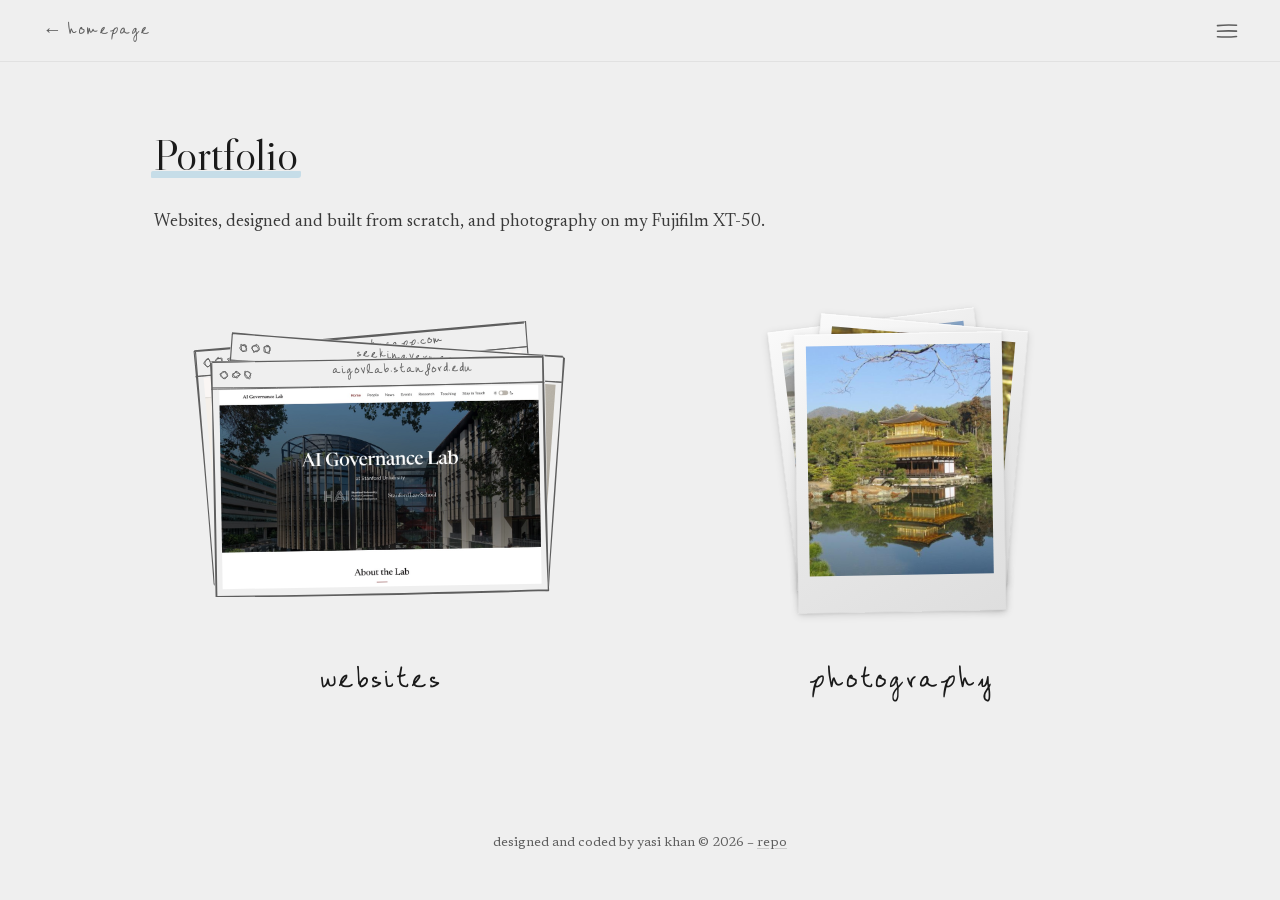
<file: portfolio.html>
<!DOCTYPE html>
<html lang="en">
<head>
<!-- Google tag (gtag.js) -->
<script async src="https://www.googletagmanager.com/gtag/js?id=G-HDQVY13387"></script>
<script>
  window.dataLayer = window.dataLayer || [];
  function gtag(){dataLayer.push(arguments);}
  gtag('js', new Date());
  gtag('config', 'G-HDQVY13387');
</script>
<meta charset="UTF-8">
<meta name="viewport" content="width=device-width, initial-scale=1.0">
<title>Portfolio — Yasmeena (Yasi) Khan</title>
<meta name="description" content="Websites designed and built by Yasi Khan, and her photography.">
<link rel="canonical" href="https://yrkhan.com/portfolio.html">
<meta property="og:title" content="Portfolio — Yasmeena (Yasi) Khan">
<meta property="og:description" content="Websites designed and built by Yasi Khan, and her photography.">
<meta property="og:image" content="https://yrkhan.com/assets/img/yasi-image.jpg">
<meta property="og:url" content="https://yrkhan.com/portfolio.html">
<meta property="og:type" content="website">
<meta name="twitter:card" content="summary_large_image">
<link rel="icon" type="image/png" href="assets/img/favicon.png">
<link rel="preload" as="font" type="font/woff2" href="assets/fonts/newsreader.woff2" crossorigin>
<link rel="preload" as="font" type="font/woff2" href="assets/fonts/libre-caslon-display-400.woff2" crossorigin>
<link rel="preload" as="font" type="font/woff2" href="assets/fonts/YasiHand-Regular.woff2" crossorigin>
<link rel="stylesheet" href="css/style.css">
<style>
  .content-body.portfolio { max-width: 1040px; }
  .portfolio > p { max-width: 640px; }

  /* Two choices, each a loose stack of what's inside. Hovering or focusing a choice fans its
     stack out; each card carries its resting (--r, --x, --y) and fanned (--fr, --fx, --fy) pose. */
  .picks {
    display: grid;
    grid-template-columns: repeat(2, minmax(0, 1fr));
    gap: 4rem;
    margin-top: 3.5rem;
  }
  .content-body a.pick {
    display: block; color: var(--ink); text-align: center;
    border-radius: 4px;
  }
  .content-body a.pick:focus-visible { outline: 2px solid var(--ink3); outline-offset: 10px; }
  .stack { display: block; position: relative; height: 20rem; }
  .stack > .stack-card {
    position: absolute; left: 50%; top: 50%;
    transform: translate(calc(-50% + var(--x)), calc(-50% + var(--y))) rotate(var(--r));
    transition: transform 0.5s cubic-bezier(0.3, 0.7, 0.2, 1);
  }
  .pick:hover .stack-card,
  .pick:focus-visible .stack-card {
    transform: translate(calc(-50% + var(--fx)), calc(-50% + var(--fy))) rotate(var(--fr));
  }

  .stack--sites .stack-card { width: 74%; background: var(--page); }
  .stack--sites .stack-card:nth-child(1) { --r: -5deg; --x: -3%; --y: -6%; --fr: -10deg; --fx: -22%; --fy: -4%; }
  .stack--sites .stack-card:nth-child(2) { --r: 4deg; --x: 3%; --y: -2%; --fr: 9deg; --fx: 22%; --fy: -2%; }
  .stack--sites .stack-card:nth-child(3) { --r: -1deg; --x: 0%; --y: 4%; --fr: 0deg; --fx: 0%; --fy: 8%; }

  .stack--photos .stack-card { width: 46%; }
  .stack--photos .stack-card:nth-child(1) { --r: -7deg; --x: -6%; --y: -3%; --fr: -14deg; --fx: -46%; --fy: 0%; }
  .stack--photos .stack-card:nth-child(2) { --r: 5deg; --x: 6%; --y: -2%; --fr: 12deg; --fx: 46%; --fy: 1%; }
  .stack--photos .stack-card:nth-child(3) { --r: -1deg; --x: 0%; --y: 2%; --fr: 1deg; --fx: 0%; --fy: -3%; }
  .polaroid {
    display: block;
    background: linear-gradient(150deg, #fafafa 0%, #e7e7e7 52%, #dedede 100%);
    padding: 0.7rem 0.7rem 2.2rem;
    box-shadow:
      inset 0 1px 0 rgba(255,255,255,0.75),
      inset 0 0 0 0.5px rgba(0,0,0,0.06),
      0 2px 8px rgba(0,0,0,0.12), 0 1px 3px rgba(0,0,0,0.07);
  }
  .polaroid img { display: block; width: 100%; aspect-ratio: 4 / 5; object-fit: cover; }

  .pick-name {
    display: inline-block; position: relative; isolation: isolate;
    font-family: var(--hand); font-size: 2.1rem; line-height: 1;
    margin-top: 1.6rem;
  }
  .pick-name::after {
    content: ''; position: absolute;
    left: -4px; right: -4px; bottom: 0.05em; height: 0.4em;
    background: var(--highlight); z-index: -1;
    border-radius: 2px 1px 3px 1px; transform: rotate(-1deg);
    opacity: 0; transition: opacity 0.15s;
  }
  .pick:hover .pick-name::after, .pick:focus-visible .pick-name::after { opacity: 1; }

  @media (prefers-reduced-motion: reduce) {
    .stack-card { transition: none; }
  }
  @media (max-width: 768px) {
    .picks { grid-template-columns: minmax(0, 1fr); gap: 3.5rem; margin-top: 2.5rem; }
    .stack { height: 15rem; }
    .pick-name { font-size: 1.8rem; margin-top: 1.2rem; }
  }
</style>
</head>
<body>
<nav class="content-nav">
  <a class="back-btn" href="/">&larr; homepage</a>
  <div class="page-menu">
    <button class="page-menu-btn" type="button" aria-expanded="false" aria-controls="page-menu-list" aria-label="Menu"><svg width="22" height="16" viewBox="0 0 22 16" aria-hidden="true"><path d="M1.5 2.6 Q11 1.6 20.5 2.3 M1.5 8.3 Q11 7.6 20.5 8.1 M1.5 13.7 Q11 14.4 20.5 13.5" fill="none" stroke="currentColor" stroke-width="1.6" stroke-linecap="round"/></svg></button>
    <ul class="page-menu-list" id="page-menu-list" hidden>
      <li><a href="/about.html">About Me</a></li>
      <li><a href="/research.html">Research</a></li>
      <li><a href="/portfolio.html" aria-current="page">Portfolio</a></li>
      <li class="sub"><a href="/websites.html">Websites</a></li>
      <li class="sub"><a href="/photography.html">Photography</a></li>
      <li><a href="/contact.html">Contact</a></li>
    </ul>
  </div>
</nav>
<div class="content-body portfolio">
  <h1>Portfolio</h1>
  <p>Websites, designed and built from scratch, and photography on my Fujifilm XT-50.</p>

  <div class="picks">
    <a class="pick" href="websites.html">
      <span class="stack stack--sites" aria-hidden="true">
        <span class="stack-card site-frame"><span class="site-url">literatusapp.com</span><img src="assets/img/sites/literatus.jpg" alt="" width="960" height="600"></span>
        <span class="stack-card site-frame"><span class="site-url">seekingvermeer.com</span><img src="assets/img/sites/vermeer.jpg" alt="" width="960" height="600"></span>
        <span class="stack-card site-frame"><span class="site-url">aigovlab.stanford.edu</span><img src="assets/img/sites/aigovlab.jpg" alt="" width="960" height="600"></span>
      </span>
      <span class="pick-name">websites</span>
    </a>
    <a class="pick" href="photography.html">
      <span class="stack stack--photos" aria-hidden="true">
        <span class="stack-card polaroid"><img src="photos/a%20penguin's%20life,%20ushuaia,%20patagonia%20-%202024.jpeg" alt=""></span>
        <span class="stack-card polaroid"><img src="photos/a%20lotus%20without%20mud,%20grand%20palace,%20thailand%20-%202026.JPG" alt=""></span>
        <span class="stack-card polaroid"><img src="photos/still%20water,%20kyoto,%20japan%20-%202026.jpeg" alt=""></span>
      </span>
      <span class="pick-name">photography</span>
    </a>
  </div>
</div>

<footer class="site-footer">designed and coded by yasi khan &copy; 2026 &ndash; <a href="https://github.com/yasikhan/yrk-website">repo</a></footer>
<script src="js/rough.js"></script>
<script src="js/frames.js"></script>
<script src="/js/nav.js"></script>
</body>
</html>
</file>
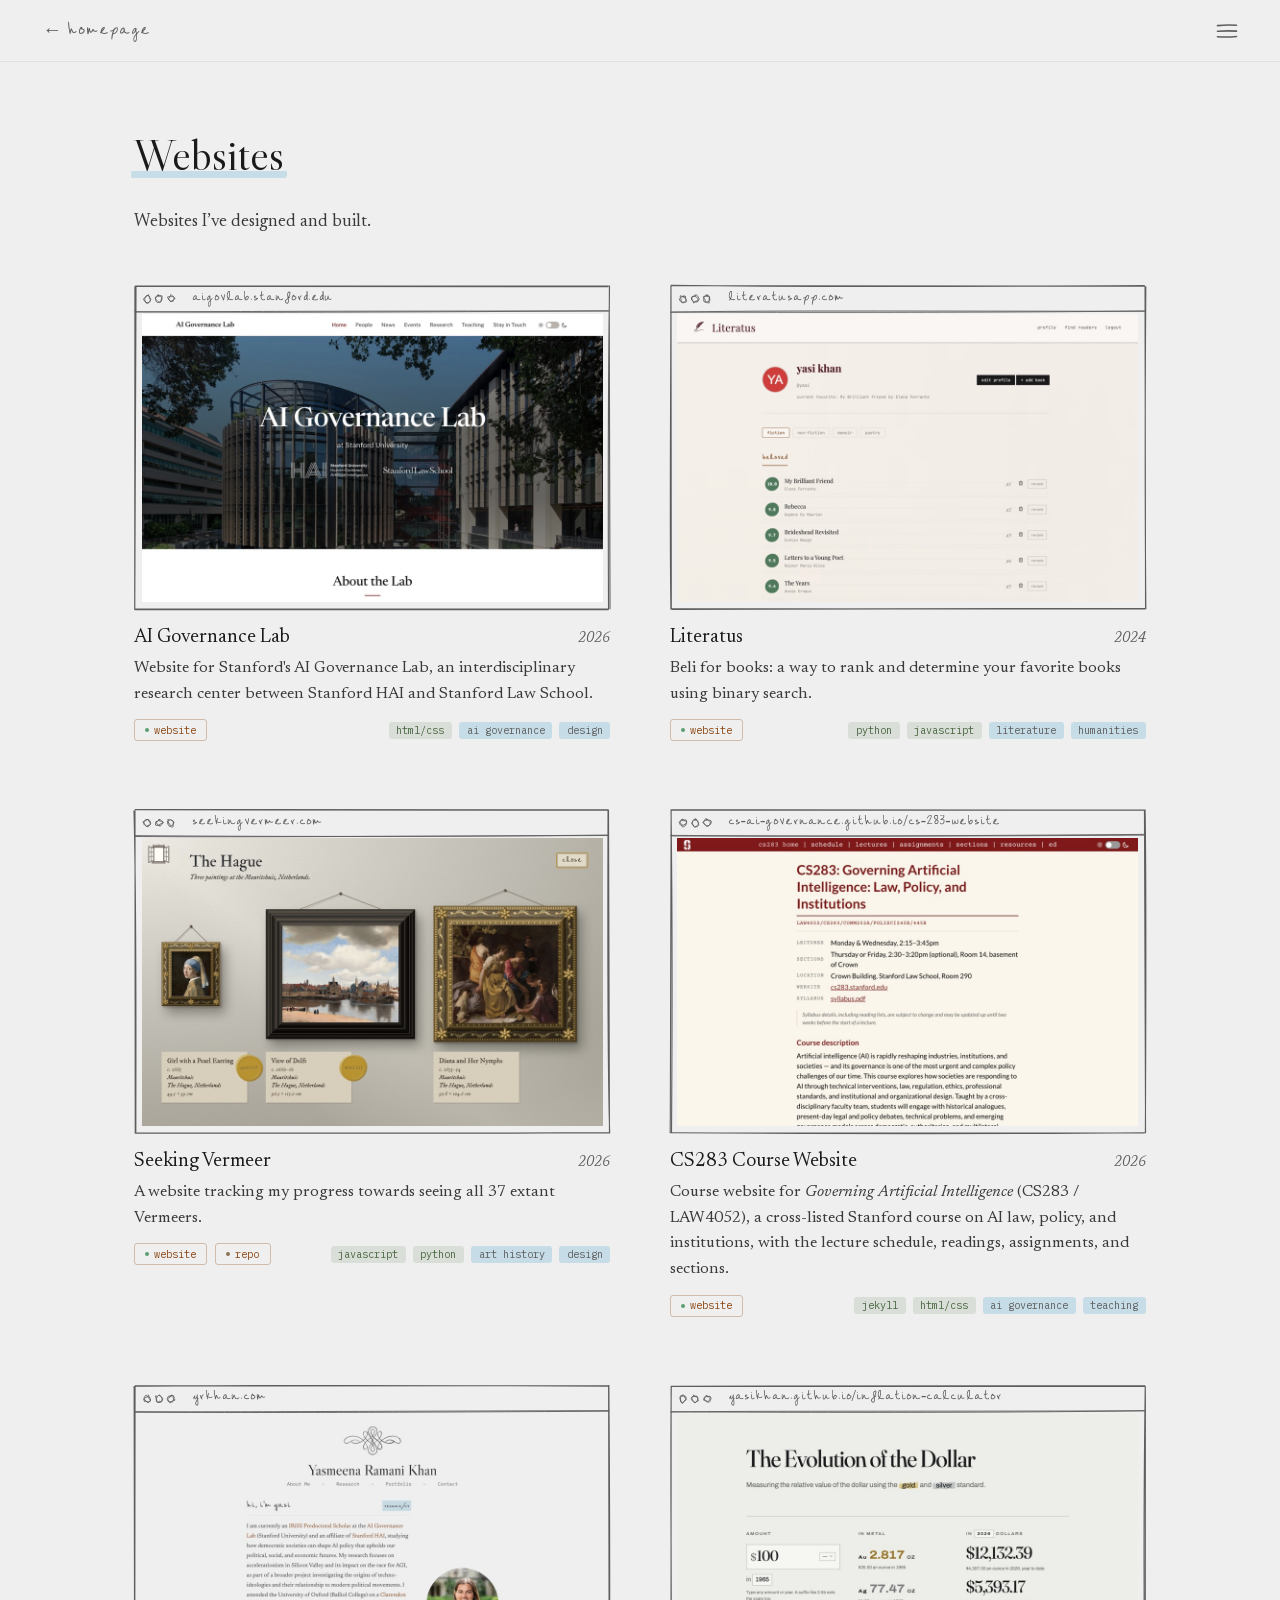
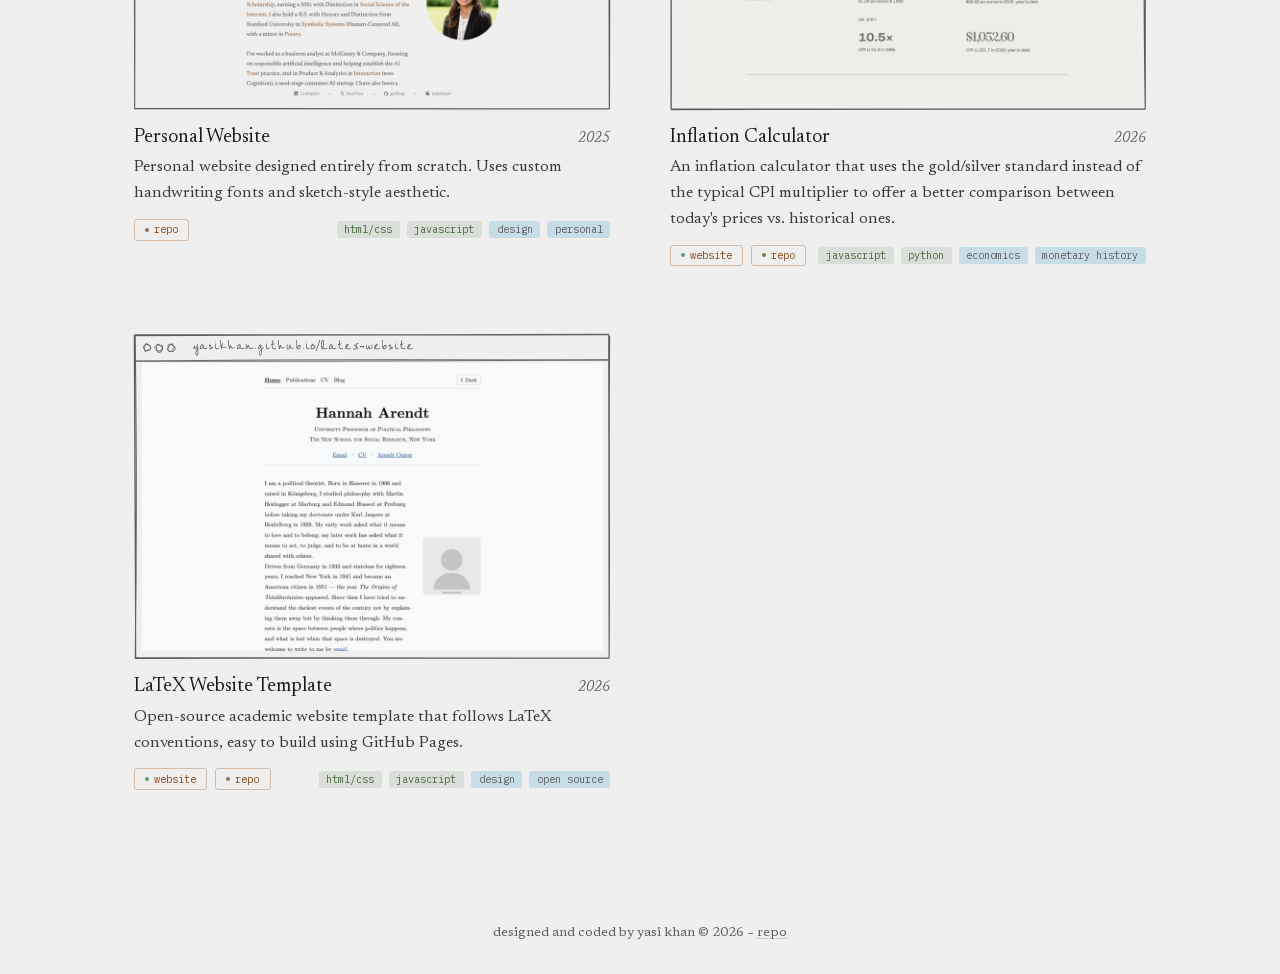
<file: projects.html>
<!DOCTYPE html>
<html lang="en">
<head>
<meta charset="UTF-8">
<meta name="viewport" content="width=device-width, initial-scale=1.0">
<title>Websites — Yasmeena (Yasi) Khan</title>
<meta name="robots" content="noindex">
<link rel="canonical" href="https://yrkhan.com/websites.html">
<!-- projects.html was folded into websites.html; this page forwards old links and their tabs. -->
<script>
  // the old projects page linked its photography tab as projects.html#photography
  location.replace(location.hash === '#photography' ? '/photography.html' : '/websites.html');
</script>
<meta http-equiv="refresh" content="0; url=/websites.html">
<link rel="icon" type="image/png" href="assets/img/favicon.png">
<link rel="stylesheet" href="css/style.css">
</head>
<body>
<div class="content-body">
  <p>This page has moved to <a href="/websites.html">Websites</a>.</p>
</div>
</body>
</html>
</file>
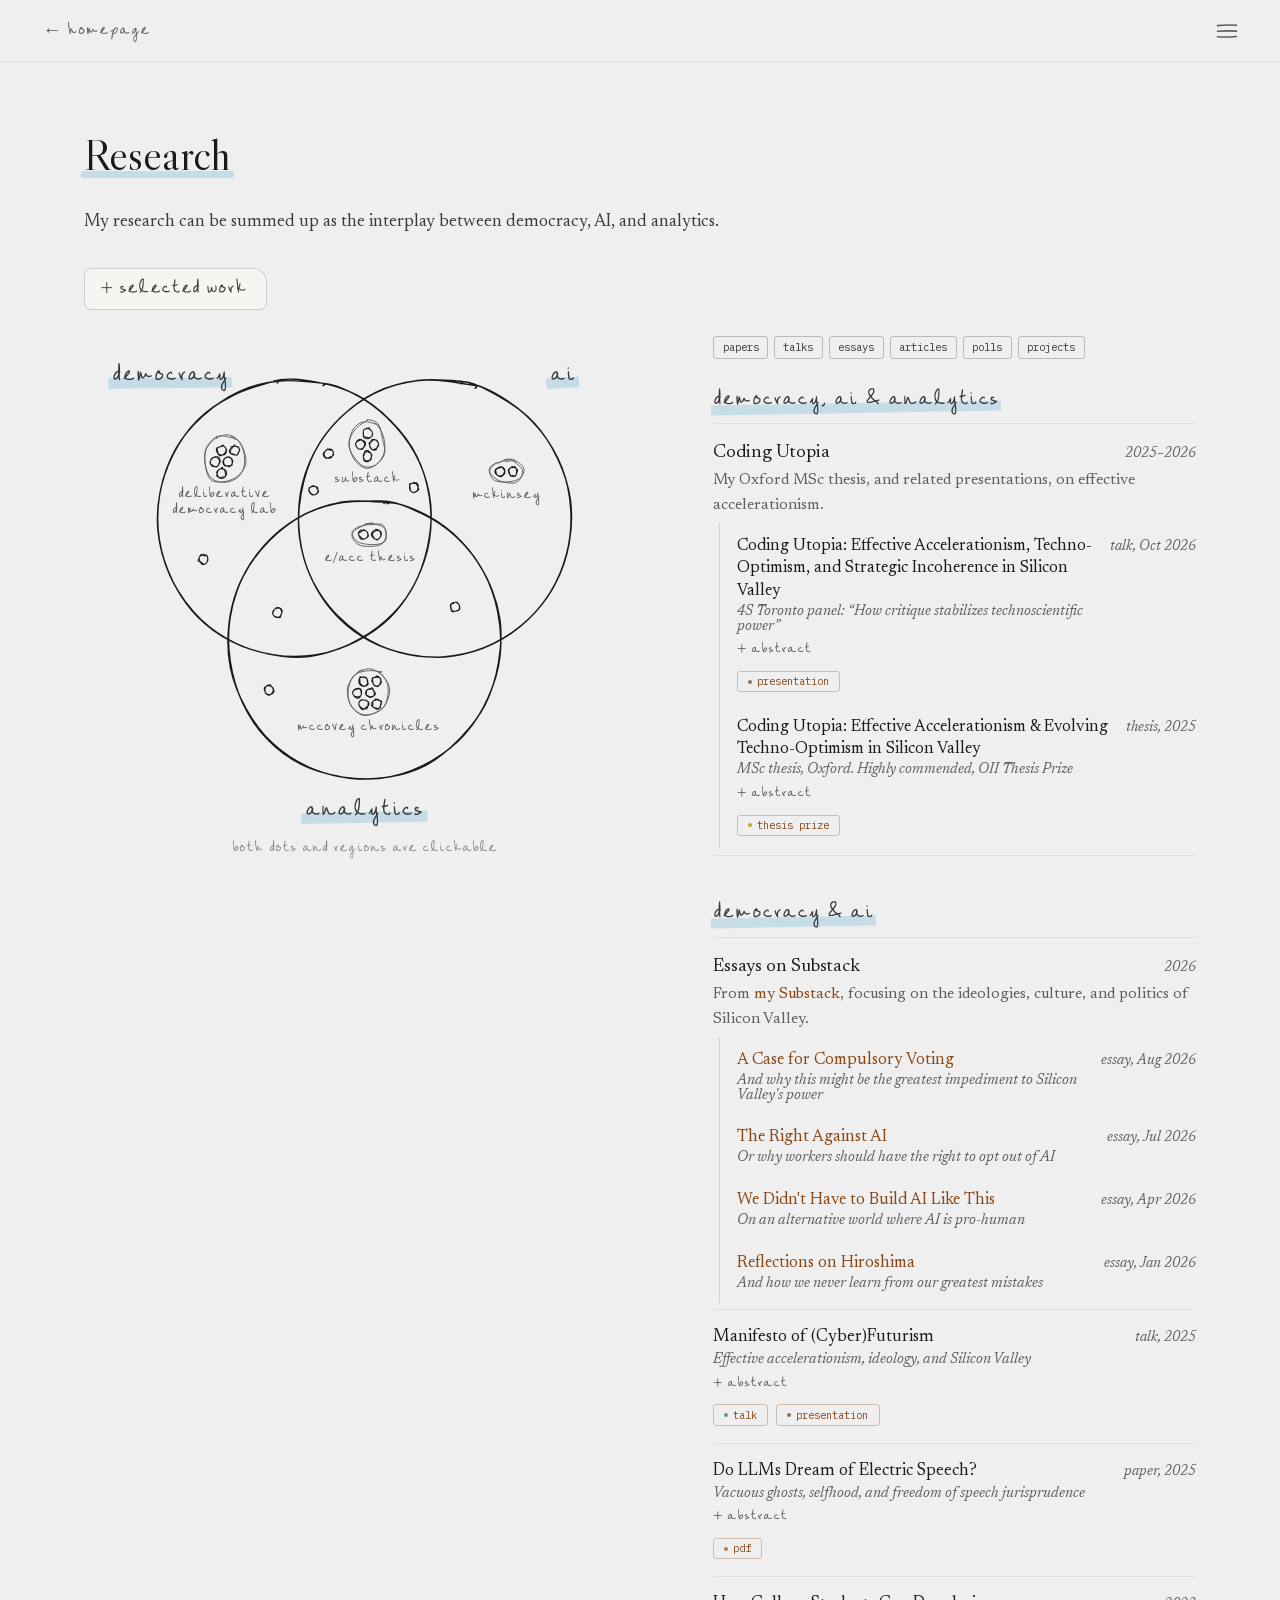
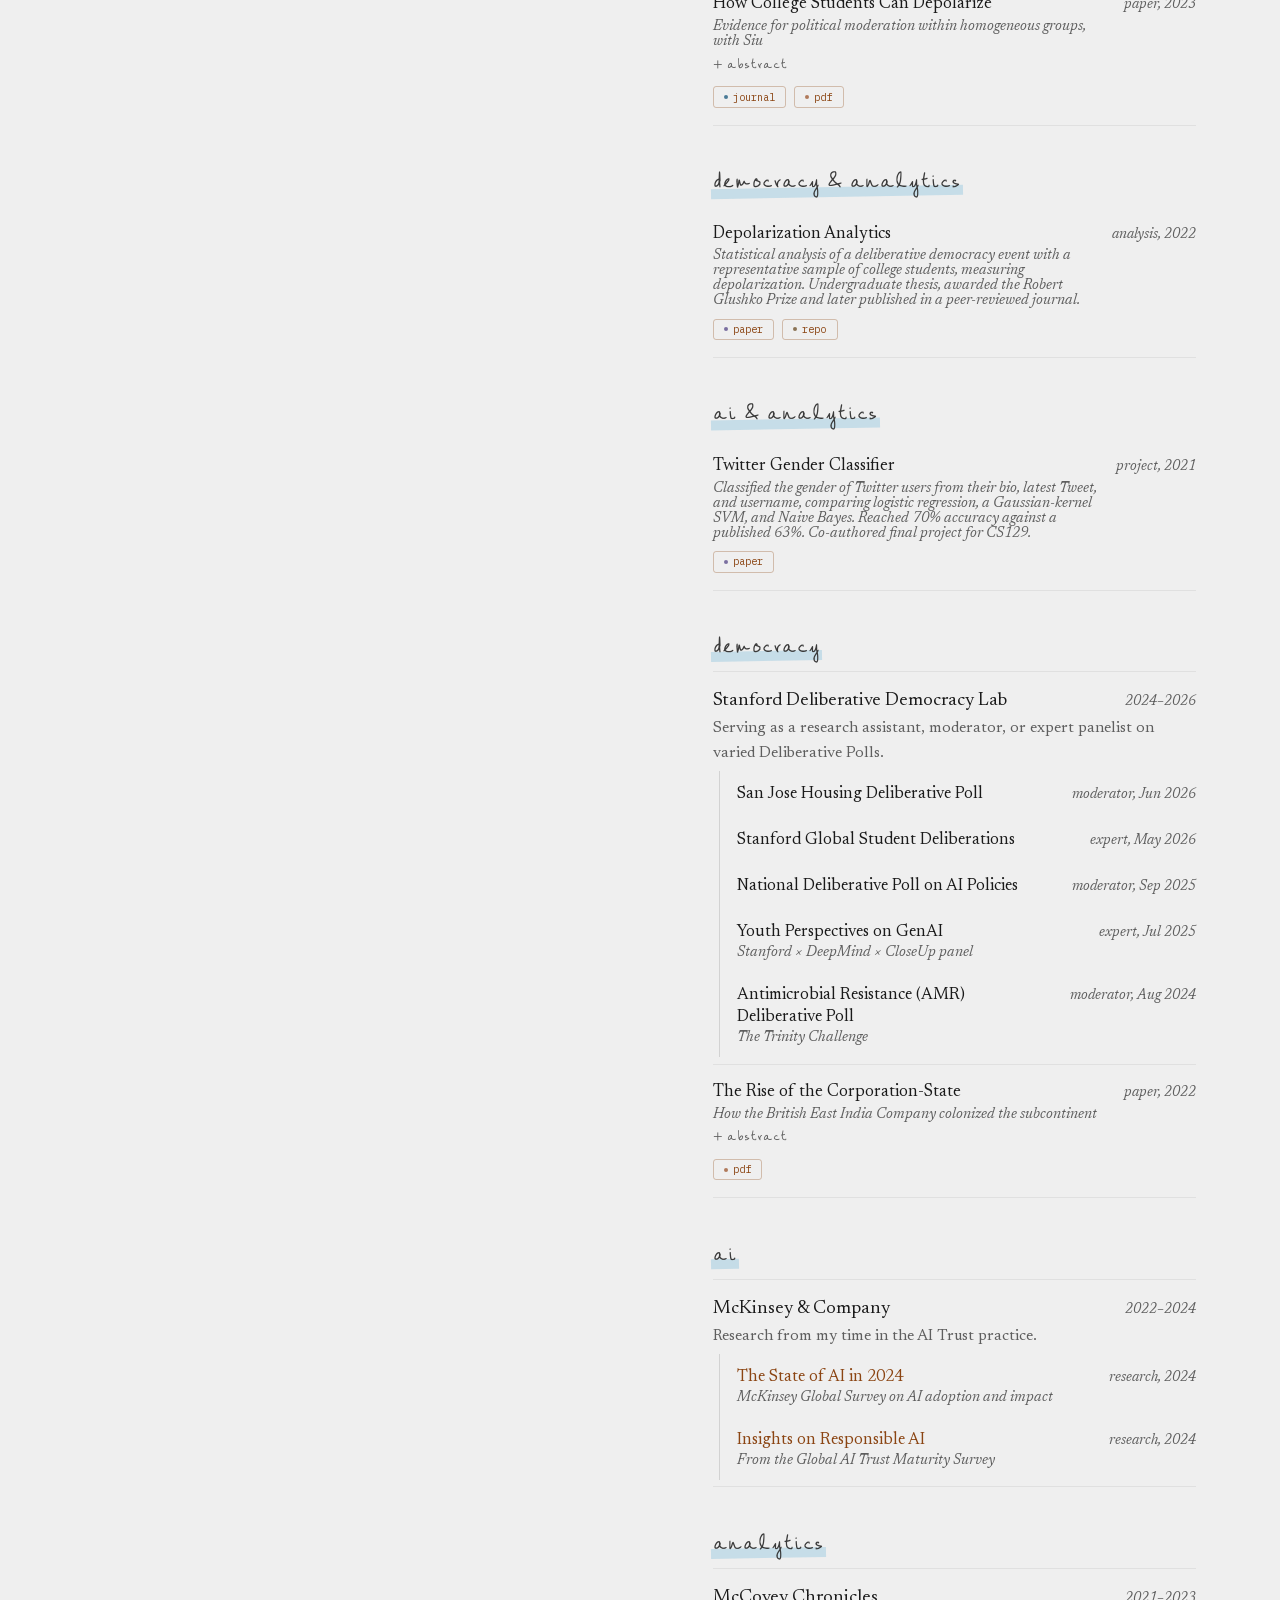
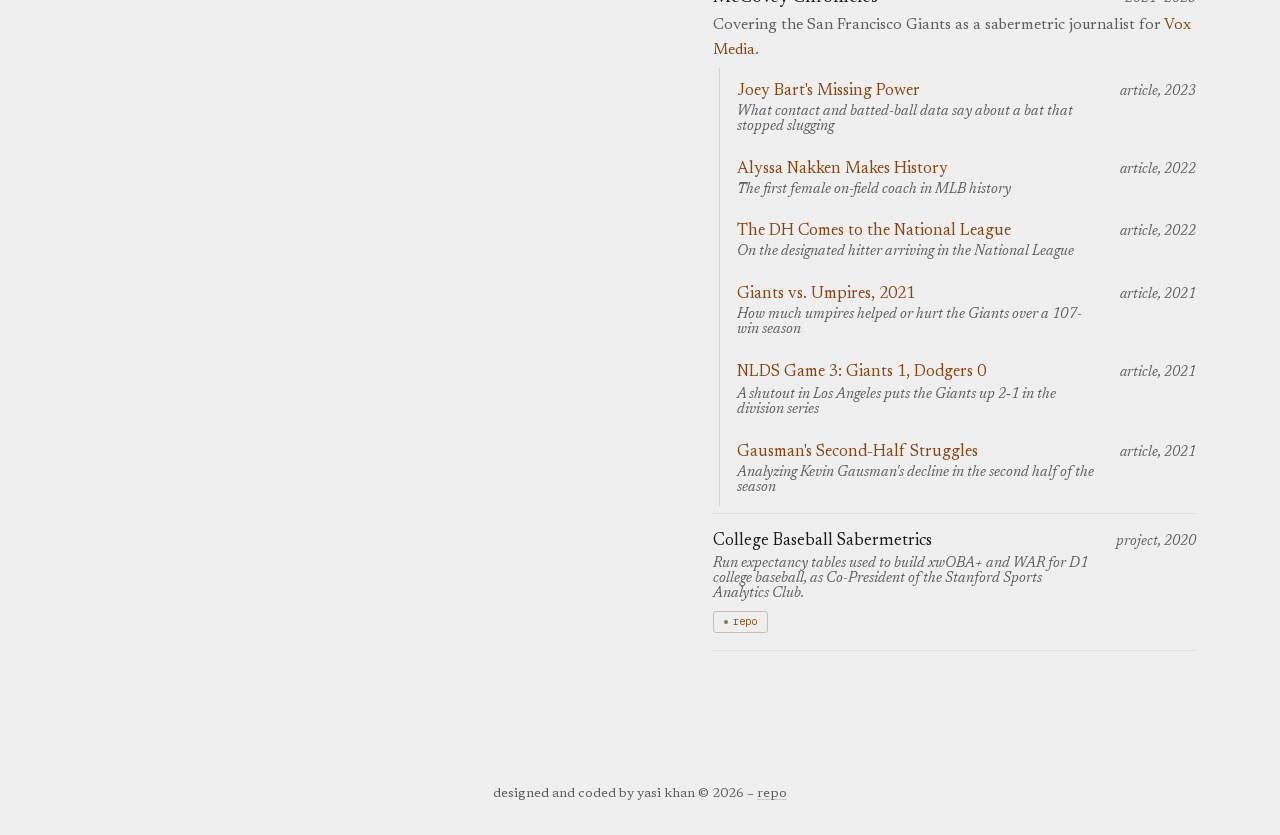
<file: research.html>
<!DOCTYPE html>
<html lang="en">
<head>
<!-- Google tag (gtag.js) -->
<script async src="https://www.googletagmanager.com/gtag/js?id=G-HDQVY13387"></script>
<script>
  window.dataLayer = window.dataLayer || [];
  function gtag(){dataLayer.push(arguments);}
  gtag('js', new Date());
  gtag('config', 'G-HDQVY13387');
</script>
<meta charset="UTF-8">
<meta name="viewport" content="width=device-width, initial-scale=1.0">
<title>Research — Yasmeena (Yasi) Khan</title>
<meta name="description" content="Research, writing, and analysis by Yasi Khan, filed where democracy, AI, and analytics meet: Silicon Valley ideology, deliberative democracy, LLMs and free speech, AI strategy, and baseball sabermetrics.">
<link rel="canonical" href="https://yrkhan.com/research.html">
<meta property="og:title" content="Research — Yasmeena (Yasi) Khan">
<meta property="og:description" content="Research, writing, and analysis filed where democracy, AI, and analytics meet.">
<meta property="og:image" content="https://yrkhan.com/assets/img/yasi-image.jpg">
<meta property="og:url" content="https://yrkhan.com/research.html">
<meta property="og:type" content="website">
<meta name="twitter:card" content="summary_large_image">
<link rel="icon" type="image/png" href="assets/img/favicon.png">
<link rel="preload" as="font" type="font/woff2" href="assets/fonts/newsreader.woff2" crossorigin>
<link rel="preload" as="font" type="font/woff2" href="assets/fonts/libre-caslon-display-400.woff2" crossorigin>
<link rel="preload" as="font" type="font/woff2" href="assets/fonts/YasiHand-Regular.woff2" crossorigin>
<link rel="preload" as="font" type="font/woff2" href="assets/fonts/ibm-plex-mono-400.woff2" crossorigin>
<link rel="stylesheet" href="css/style.css">
<style>
  .content-body.research-page { max-width: 1180px; }
  .research-page > p { max-width: 640px; }
  /* Selected work: a manila-folder tab that opens onto three pieces laid side by side */
  .selected { margin: 1.8rem 0 0.5rem; }
  .selected summary {
    display: inline-block; position: relative; cursor: pointer; list-style: none;
    font-family: var(--hand); font-size: 1.35rem; line-height: 1; color: var(--ink2);
    padding: 0.55rem 1.1rem 0.45rem 0.9rem;
    border: 1px solid rgba(0,0,0,0.16); border-bottom: none;
    border-radius: 7px 14px 0 0;
    background: #f6f5f1;
  }
  .selected summary::-webkit-details-marker { display: none; }
  .selected summary::before { content: '+\00a0'; color: var(--ink3); }
  .selected[open] summary::before { content: '\2013\00a0'; }
  .selected summary:hover { color: var(--ink); }
  .selected summary:focus-visible { outline: 2px solid var(--ink3); outline-offset: 3px; }
  .selected:not([open]) summary { border-bottom: 1px solid rgba(0,0,0,0.16); border-radius: 7px 14px 7px 7px; }
  .selected-body {
    display: grid; grid-template-columns: repeat(4, minmax(0, 1fr));
    background: #f6f5f1;
    border: 1px solid rgba(0,0,0,0.16); border-radius: 0 8px 8px 8px;
    margin-top: -1px;
  }
  .selected[open] .selected-body { animation: folder-open 0.3s ease-out; }
  @keyframes folder-open { from { opacity: 0; transform: translateY(-6px); } to { opacity: 1; transform: none; } }
  .selected-item { padding: 1.2rem 1.4rem 1.3rem; }
  .selected-item + .selected-item { border-left: 1px dashed rgba(0,0,0,0.14); }
  .selected-item .entry-meta { white-space: normal; margin-bottom: 0.35rem; }
  .selected-item .entry-title { font-size: 1.02rem; }
  .selected-item .entry-desc { margin-top: 0.3rem; }
  @media (prefers-reduced-motion: reduce) { .selected[open] .selected-body { animation: none; } }
  @media (max-width: 1100px) {
    .selected-body { grid-template-columns: repeat(2, minmax(0, 1fr)); }
    .selected-item:nth-child(odd) { border-left: none; }
    .selected-item:nth-child(n+3) { border-top: 1px dashed rgba(0,0,0,0.14); }
  }
  @media (max-width: 768px) {
    .selected-body { grid-template-columns: minmax(0, 1fr); }
    .selected-item + .selected-item { border-left: none; border-top: 1px dashed rgba(0,0,0,0.14); }
  }
  .research-grid {
    display: grid;
    grid-template-columns: minmax(0, 33rem) minmax(0, 1fr);
    gap: 4rem;
    align-items: start;
    margin-top: 1.5rem;
  }

  /* ---- the diagram ---- */
  .venn { position: sticky; top: 4.5rem; margin: 0; }
  .venn svg { display: block; width: 100%; height: auto; overflow: visible; touch-action: manipulation; }
  .venn-label { font-family: var(--hand); font-size: 30px; fill: var(--ink2); }
  .venn-region { outline: none; cursor: pointer; }
  .venn-region .wash { fill: var(--highlight); opacity: 0; transition: opacity 0.2s; }
  .venn-region.is-hover .wash { opacity: 0.55; }
  .venn-region.is-selected .wash { opacity: 1; }
  .venn-mark { cursor: pointer; transition: opacity 0.25s; }
  .venn-mark.is-out { opacity: 0.22; }
  .venn-mark:not(.is-out) .venn-dot.is-out { opacity: 0.25; }
  .venn-dot path { transition: fill 0.15s; }
  .venn-dot.on path:first-child { fill: var(--ink3); }
  .venn-lasso path { transition: stroke 0.15s; }
  .venn-group-label {
    font-family: var(--hand); font-size: 19px; fill: var(--ink3);
    transition: fill 0.15s;
  }
  .venn-mark.on .venn-group-label { fill: var(--ink); }
  .venn-mark.on .venn-lasso path { stroke: var(--ink); }
  .venn-tip {
    position: absolute; left: 0; top: 0;
    transform: translate(-50%, calc(-100% - 12px));
    font-family: var(--hand); font-size: 1.1rem; line-height: 1.15;
    color: var(--ink); text-align: center;
    max-width: 15rem; width: max-content;
    padding: 0.1rem 0.4rem;
    background: var(--page);
    pointer-events: none;
    opacity: 0; transition: opacity 0.12s;
  }
  .venn-tip.visible { opacity: 1; }
  .venn-hint {
    font-family: var(--hand); font-size: 1.05rem; color: var(--ink4);
    text-align: center; margin-top: 0.4rem;
  }

  /* ---- the list ---- */
  .research-list { position: relative; display: flex; flex-direction: column; }
  /* type filters and the reset share one row above the list */
  .list-tools {
    order: -1;
    display: flex; justify-content: space-between; align-items: center; gap: 1rem;
    margin-bottom: 1.6rem;
  }
  .list-tools .hand-btn { white-space: nowrap; flex-shrink: 0; }
  .list-tools .hand-btn[hidden] { display: none; }
  .type-filters { display: flex; flex-wrap: wrap; gap: 0.35rem; }
  /* same face and box as the output pills below, so they read as buttons */
  .type-filter {
    font-family: var(--mono); font-size: 0.62rem; line-height: 1.4;
    color: var(--ink2); background: transparent;
    padding: 0.2rem 0.5rem;
    border: 1px solid rgba(0,0,0,0.22); border-radius: 3px;
    cursor: pointer;
    transition: background 0.15s, border-color 0.15s, color 0.15s;
  }
  .type-filter:hover:not(:disabled) { border-color: var(--ink3); color: var(--ink); background: rgba(0,0,0,0.03); }
  .type-filter[aria-pressed="true"] { background: var(--highlight); border-color: var(--ink3); color: var(--ink); }
  .type-filter:disabled { opacity: 0.35; cursor: default; }
  .type-filter:focus-visible { outline: 2px solid var(--ink3); outline-offset: 2px; }
  .region-group .entry[hidden], .entry-group[hidden] { display: none; }
  .region-group[hidden] { display: none; }
  .research-list:not(.is-filtered) .region-group:first-of-type .region-heading,
  .region-group.is-first .region-heading { margin-top: 0; }
  .content-body h2.region-heading {
    font-family: var(--hand); font-size: 1.5rem; line-height: 1.1;
    color: var(--ink2);
    margin: 2.6rem 0 0.5rem;
  }
  .content-body h2.region-heading::after { bottom: 0.05em; height: 0.4em; transform: rotate(-1deg); }

  /* a named body of work (one lasso in the diagram) with its pieces indented beneath */
  .region-group .entry { border-top: none; }
  .entry-group { border-bottom: 1px solid rgba(0,0,0,0.06); padding: 1rem 0 0.4rem; }
  .region-heading + * { border-top: 1px solid rgba(0,0,0,0.06); }
  .entry-group {
    scroll-margin-top: 6rem;
  }
  .group-head {
    display: flex; justify-content: space-between; align-items: baseline; gap: 1rem;
  }
  .group-title { font-size: 1.1rem; color: var(--ink); line-height: 1.3; transition: background-color 0.6s; }
  .entry-group.is-flash .group-title { background-color: var(--highlight); transition: none; }
  .content-body .group-desc { font-size: 0.92rem; line-height: 1.6; color: var(--ink3); margin: 0.15rem 0 0.3rem; }
  .entry-group .entry {
    margin-left: 0.35rem; padding: 0.7rem 0 0.7rem 1rem;
    border-bottom: none;
    border-left: 1px solid rgba(0,0,0,0.12);
  }
  .entry-group .entry:hover { padding-left: 1.3rem; }
  .entry-group .entry-title { font-size: 0.97rem; }

  .region-group .entry { scroll-margin-top: 6rem; }
  .region-group .entry-title { transition: background-color 0.6s; }
  .region-group .entry.is-flash .entry-title { background-color: var(--highlight); transition: none; }
  .abstract { margin-top: 0.35rem; }
  .abstract summary {
    display: inline-block; cursor: pointer; list-style: none;
    font-family: var(--hand); font-size: 1rem; color: var(--ink3);
  }
  .abstract summary::-webkit-details-marker { display: none; }
  .abstract summary::before { content: '+ '; }
  .abstract[open] summary::before { content: '\2013\00a0'; }
  .abstract summary:hover { color: var(--ink); }
  .abstract summary:focus-visible { outline: 2px solid var(--ink3); outline-offset: 2px; border-radius: 2px; }
  .content-body .abstract p {
    font-size: 0.9rem; line-height: 1.7; color: var(--ink3);
    margin: 0.3rem 0 0; padding-left: 0.8rem;
    border-left: 2px solid rgba(0,0,0,0.07);
  }
  .sr-only {
    position: absolute; width: 1px; height: 1px; overflow: hidden;
    clip: rect(0 0 0 0); white-space: nowrap;
  }

  @media (max-width: 1000px) {
    .research-grid { grid-template-columns: minmax(0, 1fr); gap: 2rem; }
    .venn { position: relative; top: auto; width: 100%; max-width: 34rem; margin: 0 auto; }
    .research-list { max-width: 640px; width: 100%; margin: 0 auto; }
  }
  @media (hover: none) {
    .venn-tip { display: none; }
  }
</style>
</head>
<body>
<nav class="content-nav">
  <a class="back-btn" href="/">&larr; homepage</a>
  <div class="page-menu">
    <button class="page-menu-btn" type="button" aria-expanded="false" aria-controls="page-menu-list" aria-label="Menu"><svg width="22" height="16" viewBox="0 0 22 16" aria-hidden="true"><path d="M1.5 2.6 Q11 1.6 20.5 2.3 M1.5 8.3 Q11 7.6 20.5 8.1 M1.5 13.7 Q11 14.4 20.5 13.5" fill="none" stroke="currentColor" stroke-width="1.6" stroke-linecap="round"/></svg></button>
    <ul class="page-menu-list" id="page-menu-list" hidden>
      <li><a href="/about.html">About Me</a></li>
      <li><a href="/research.html" aria-current="page">Research</a></li>
      <li><a href="/portfolio.html">Portfolio</a></li>
      <li class="sub"><a href="/websites.html">Websites</a></li>
      <li class="sub"><a href="/photography.html">Photography</a></li>
      <li><a href="/contact.html">Contact</a></li>
    </ul>
  </div>
</nav>
<div class="content-body research-page">
  <h1>Research</h1>
  <p>My research can be summed up as the interplay between democracy, AI, and analytics.</p>

  <details class="selected">
    <summary>selected work</summary>
    <div class="selected-body">
      <div class="selected-item" data-ref="e-thesis">
        <div class="entry-meta">thesis, 2025</div>
        <div class="entry-title">Coding Utopia: Effective Accelerationism &amp; Evolving Techno-Optimism in Silicon Valley</div>
        <div class="entry-desc">MSc thesis, Oxford. Highly commended, OII Thesis Prize</div>
        <div class="entry-outputs">
          <a href="https://www.oii.ox.ac.uk/news-events/introducing-the-2025-msc-thesis-prize-winners/" class="entry-output" data-type="award">thesis prize</a>
        </div>
      </div>
      <div class="selected-item" data-ref="e-depolarize">
        <div class="entry-meta">paper, 2023</div>
        <div class="entry-title">How College Students Can Depolarize</div>
        <div class="entry-desc">Evidence for political moderation within homogeneous groups, with Siu</div>
        <div class="entry-outputs">
          <a href="https://journals.publishing.umich.edu/mjcsl/article/id/5140/" class="entry-output" data-type="journal">journal</a>
          <a href="assets/docs/college-students-depolarize.pdf" class="entry-output" data-type="pdf">pdf</a>
        </div>
      </div>
      <div class="selected-item" data-ref="e-build-ai">
        <div class="entry-meta">essay, Apr 2026</div>
        <div class="entry-title"><a href="https://codingutopia.substack.com/p/we-didnt-have-to-build-ai-like-this">We Didn't Have to Build AI Like This</a></div>
        <div class="entry-desc">On an alternative world where AI is pro-human</div>
      </div>
      <div class="selected-item" data-ref="e-umpires">
        <div class="entry-meta">article, 2021</div>
        <div class="entry-title"><a href="https://www.mccoveychronicles.com/2021/12/16/22837986/mlb-analysis-umpires-san-francisco-giants-brandon-belt">Giants vs. Umpires, 2021</a></div>
        <div class="entry-desc">How much umpires helped or hurt the Giants over a 107-win season</div>
      </div>
    </div>
  </details>

  <div class="research-grid">
    <figure class="venn" id="venn">
      <svg viewBox="0 0 600 530" role="group" aria-label="Venn diagram of democracy, AI, and analytics"></svg>
      <div class="venn-tip" id="vennTip" aria-hidden="true"></div>
      <figcaption class="venn-hint">both dots and regions are clickable</figcaption>
    </figure>

    <div class="research-list">
      <div class="list-tools">
        <div class="type-filters" role="group" aria-label="Filter by type">
          <button class="type-filter" type="button" data-kind="papers" aria-pressed="false">papers</button>
          <button class="type-filter" type="button" data-kind="talks" aria-pressed="false">talks</button>
          <button class="type-filter" type="button" data-kind="essays" aria-pressed="false">essays</button>
          <button class="type-filter" type="button" data-kind="articles" aria-pressed="false">articles</button>
          <button class="type-filter" type="button" data-kind="polls" aria-pressed="false">polls</button>
          <button class="type-filter" type="button" data-kind="projects" aria-pressed="false">projects</button>
        </div>
        <button class="hand-btn" type="button" id="vennReset" hidden>show all</button>
        <p class="sr-only" id="vennStatus" aria-live="polite"></p>
      </div>

      <section class="region-group" data-region="all-three" aria-labelledby="h-all-three">
        <h2 class="region-heading" id="h-all-three">democracy, ai &amp; analytics</h2>
        <div class="entry-group" id="g-coding-utopia" data-short="e/acc thesis">
          <div class="group-head"><div class="group-title">Coding Utopia</div><div class="entry-meta">2025&ndash;2026</div></div>
          <p class="group-desc">My Oxford MSc thesis, and related presentations, on effective accelerationism.</p>
          <article class="entry">
            <div>
              <div class="entry-title">Coding Utopia: Effective Accelerationism, Techno-Optimism, and Strategic Incoherence in Silicon Valley</div>
              <div class="entry-desc">4S Toronto panel: &ldquo;How critique stabilizes technoscientific power&rdquo;</div>
              <details class="abstract"><summary>abstract</summary><p>Presented at the Society for Social Studies of Science (4S) annual meeting in Toronto on October 7, 2026, on a panel convened by Theodore Kalaitzidis of Brown University.</p></details>
              <div class="entry-outputs">
                <a href="assets/docs/4S_presentation.pdf" class="entry-output" data-type="presentation">presentation</a>
              </div>
            </div>
            <div class="entry-meta">talk, Oct 2026</div>
          </article>
          <article class="entry" id="e-thesis">
            <div>
              <div class="entry-title">Coding Utopia: Effective Accelerationism &amp; Evolving Techno-Optimism in Silicon Valley</div>
              <div class="entry-desc">MSc thesis, Oxford. Highly commended, OII Thesis Prize</div>
              <details class="abstract"><summary>abstract</summary><p>This thesis draws on Frankfurt School critical theory, elite interviews, and computational methods to investigate and historicize effective accelerationism (&ldquo;e/acc&rdquo;) as an evolving techno-optimist ideology in Silicon Valley.</p></details>
              <div class="entry-outputs">
                <a href="https://www.oii.ox.ac.uk/news-events/introducing-the-2025-msc-thesis-prize-winners/" class="entry-output" data-type="award">thesis prize</a>
              </div>
            </div>
            <div class="entry-meta">thesis, 2025</div>
          </article>
        </div>
      </section>

      <section class="region-group" data-region="democracy-ai" aria-labelledby="h-democracy-ai">
        <h2 class="region-heading" id="h-democracy-ai">democracy &amp; ai</h2>
        <div class="entry-group" id="g-substack" data-short="substack">
          <div class="group-head"><div class="group-title">Essays on Substack</div><div class="entry-meta">2026</div></div>
          <p class="group-desc">From <a href="https://codingutopia.substack.com/">my Substack</a>, focusing on the ideologies, culture, and politics of Silicon Valley.</p>
          <article class="entry">
            <div>
              <div class="entry-title"><a href="https://codingutopia.substack.com/p/a-case-for-compulsory-voting">A Case for Compulsory Voting</a></div>
              <div class="entry-desc">And why this might be the greatest impediment to Silicon Valley's power</div>
            </div>
            <div class="entry-meta">essay, Aug 2026</div>
          </article>
          <article class="entry">
            <div>
              <div class="entry-title"><a href="https://codingutopia.substack.com/p/the-right-against-ai">The Right Against AI</a></div>
              <div class="entry-desc">Or why workers should have the right to opt out of AI</div>
            </div>
            <div class="entry-meta">essay, Jul 2026</div>
          </article>
          <article class="entry" id="e-build-ai">
            <div>
              <div class="entry-title"><a href="https://codingutopia.substack.com/p/we-didnt-have-to-build-ai-like-this">We Didn't Have to Build AI Like This</a></div>
              <div class="entry-desc">On an alternative world where AI is pro-human</div>
            </div>
            <div class="entry-meta">essay, Apr 2026</div>
          </article>
          <article class="entry">
            <div>
              <div class="entry-title"><a href="https://codingutopia.substack.com/p/reflections-on-hiroshima">Reflections on Hiroshima</a></div>
              <div class="entry-desc">And how we never learn from our greatest mistakes</div>
            </div>
            <div class="entry-meta">essay, Jan 2026</div>
          </article>
        </div>
        <article class="entry">
          <div>
            <div class="entry-title">Manifesto of (Cyber)Futurism</div>
            <div class="entry-desc">Effective accelerationism, ideology, and Silicon Valley</div>
            <details class="abstract"><summary>abstract</summary><p>A talk given at the inaugural 2025 Clarendon-Gates conference on the links between Italian futurism and modern Silicon Valley ideologies.</p></details>
            <div class="entry-outputs">
              <a href="https://youtu.be/lOOs6wqKU8Q?si=3i_ASzgP-I3OvXEK&amp;t=2004" class="entry-output" data-type="talk">talk</a>
              <a href="assets/docs/Khan_Clarendon-Gates_2025.pdf" class="entry-output" data-type="presentation">presentation</a>
            </div>
          </div>
          <div class="entry-meta">talk, 2025</div>
        </article>
        <article class="entry">
          <div>
            <div class="entry-title">Do LLMs Dream of Electric Speech?</div>
            <div class="entry-desc">Vacuous ghosts, selfhood, and freedom of speech jurisprudence</div>
            <details class="abstract"><summary>abstract</summary><p>This paper investigates the philosophical underpinnings of selfhood and large language models in light of evolving First Amendment and European Union jurisprudence on freedom of speech and freedom of expression. It argues that traditional free-speech doctrines are predicated on core assumptions (intentionality and selfhood) that LLMs categorically lack, and proposes establishing LLM outputs as a new category of <em>language</em> as opposed to <em>speech</em>.</p></details>
            <div class="entry-outputs">
              <a href="assets/docs/llms-electric-speech.pdf" class="entry-output" data-type="pdf">pdf</a>
            </div>
          </div>
          <div class="entry-meta">paper, 2025</div>
        </article>
        <article class="entry" id="e-depolarize">
          <div>
            <div class="entry-title">How College Students Can Depolarize</div>
            <div class="entry-desc">Evidence for political moderation within homogeneous groups, with Siu</div>
            <details class="abstract"><summary>abstract</summary><p>This paper demonstrates that, after deliberation (using an AI-moderated platform), college students showed immense moderation potential and affective depolarization, especially even given their homogeneity as a bloc within American politics. These findings offer optimism for future research in homogeneous groups through understanding that group polarization can be avoided with the right precautionary measures. Published in the <em>Michigan Journal of Community Service Learning</em>, 29(2).</p></details>
            <div class="entry-outputs">
              <a href="https://journals.publishing.umich.edu/mjcsl/article/id/5140/" class="entry-output" data-type="journal">journal</a>
              <a href="assets/docs/college-students-depolarize.pdf" class="entry-output" data-type="pdf">pdf</a>
            </div>
          </div>
          <div class="entry-meta">paper, 2023</div>
        </article>
      </section>

      <section class="region-group" data-region="democracy-analytics" aria-labelledby="h-democracy-analytics">
        <h2 class="region-heading" id="h-democracy-analytics">democracy &amp; analytics</h2>
        <article class="entry">
          <div>
            <div class="entry-title">Depolarization Analytics</div>
            <div class="entry-desc">Statistical analysis of a deliberative democracy event with a representative sample of college students, measuring depolarization. Undergraduate thesis, awarded the Robert Glushko Prize and later published in a peer-reviewed journal.</div>
            <div class="entry-outputs">
              <a href="assets/docs/college-students-depolarize.pdf" class="entry-output" data-type="paper">paper</a>
              <a href="https://github.com/yasmeenakhan/thesis" class="entry-output" data-type="repo">repo</a>
            </div>
          </div>
          <div class="entry-meta">analysis, 2022</div>
        </article>
      </section>

      <section class="region-group" data-region="ai-analytics" aria-labelledby="h-ai-analytics">
        <h2 class="region-heading" id="h-ai-analytics">ai &amp; analytics</h2>
        <article class="entry">
          <div>
            <div class="entry-title">Twitter Gender Classifier</div>
            <div class="entry-desc">Classified the gender of Twitter users from their bio, latest Tweet, and username, comparing logistic regression, a Gaussian-kernel SVM, and Naive Bayes. Reached 70% accuracy against a published 63%. Co-authored final project for CS129.</div>
            <div class="entry-outputs">
              <a href="assets/docs/twitter-gender-classifier.pdf" class="entry-output" data-type="paper">paper</a>
            </div>
          </div>
          <div class="entry-meta">project, 2021</div>
        </article>
      </section>

      <section class="region-group" data-region="democracy" aria-labelledby="h-democracy">
        <h2 class="region-heading" id="h-democracy">democracy</h2>
        <div class="entry-group" id="g-ddl" data-short="deliberative democracy lab">
          <div class="group-head"><div class="group-title">Stanford Deliberative Democracy Lab</div><div class="entry-meta">2024&ndash;2026</div></div>
          <p class="group-desc">Serving as a research assistant, moderator, or expert panelist on varied Deliberative Polls.</p>
          <article class="entry">
            <div>
              <div class="entry-title">San Jose Housing Deliberative Poll</div>
                          </div>
            <div class="entry-meta">moderator, Jun 2026</div>
          </article>
          <article class="entry">
            <div>
              <div class="entry-title">Stanford Global Student Deliberations</div>
                          </div>
            <div class="entry-meta">expert, May 2026</div>
          </article>
          <article class="entry">
            <div>
              <div class="entry-title">National Deliberative Poll on AI Policies</div>
                          </div>
            <div class="entry-meta">moderator, Sep 2025</div>
          </article>
          <article class="entry">
            <div>
              <div class="entry-title">Youth Perspectives on GenAI</div>
              <div class="entry-desc">Stanford &times; DeepMind &times; CloseUp panel</div>
            </div>
            <div class="entry-meta">expert, Jul 2025</div>
          </article>
          <article class="entry">
            <div>
              <div class="entry-title">Antimicrobial Resistance (AMR) Deliberative Poll</div>
              <div class="entry-desc">The Trinity Challenge</div>
            </div>
            <div class="entry-meta">moderator, Aug 2024</div>
          </article>
        </div>
        <article class="entry">
          <div>
            <div class="entry-title">The Rise of the Corporation-State</div>
            <div class="entry-desc">How the British East India Company colonized the subcontinent</div>
            <details class="abstract"><summary>abstract</summary><p>This paper explores the creation of a novel type of governance structure: the corporation-state, which combines private ownership with sovereign power. Through archival and theoretical analysis, it investigates how the British East India Company presented the first example of this structure, underscoring broader tensions about empire, legitimacy, and corporate autonomy.</p></details>
            <div class="entry-outputs">
              <a href="assets/docs/corporation-state.pdf" class="entry-output" data-type="pdf">pdf</a>
            </div>
          </div>
          <div class="entry-meta">paper, 2022</div>
        </article>
      </section>

      <section class="region-group" data-region="ai" aria-labelledby="h-ai">
        <h2 class="region-heading" id="h-ai">ai</h2>
        <div class="entry-group" id="g-mckinsey" data-short="mckinsey">
          <div class="group-head"><div class="group-title">McKinsey &amp; Company</div><div class="entry-meta">2022&ndash;2024</div></div>
          <p class="group-desc">Research from my time in the AI Trust practice.</p>
          <article class="entry">
            <div>
              <div class="entry-title"><a href="https://www.mckinsey.com/capabilities/quantumblack/our-insights/the-state-of-ai-2024">The State of AI in 2024</a></div>
              <div class="entry-desc">McKinsey Global Survey on AI adoption and impact</div>
            </div>
            <div class="entry-meta">research, 2024</div>
          </article>
          <article class="entry">
            <div>
              <div class="entry-title"><a href="https://www.mckinsey.com/capabilities/tech-and-ai/our-insights/tech-forward/insights-on-responsible-ai-from-the-global-ai-trust-maturity-survey">Insights on Responsible AI</a></div>
              <div class="entry-desc">From the Global AI Trust Maturity Survey</div>
            </div>
            <div class="entry-meta">research, 2024</div>
          </article>
        </div>
      </section>

      <section class="region-group" data-region="analytics" aria-labelledby="h-analytics">
        <h2 class="region-heading" id="h-analytics">analytics</h2>
        <div class="entry-group" id="g-mccovey" data-short="mccovey chronicles">
          <div class="group-head"><div class="group-title">McCovey Chronicles</div><div class="entry-meta">2021&ndash;2023</div></div>
          <p class="group-desc">Covering the San Francisco Giants as a sabermetric journalist for <a href="https://www.mccoveychronicles.com">Vox Media</a>.</p>
          <article class="entry">
            <div>
              <div class="entry-title"><a href="https://www.mccoveychronicles.com/2023/6/4/23748691/mlb-statistical-analysis-san-francisco-giants-joey-bart-power-contact-batted-ball">Joey Bart's Missing Power</a></div>
              <div class="entry-desc">What contact and batted-ball data say about a bat that stopped slugging</div>
            </div>
            <div class="entry-meta">article, 2023</div>
          </article>
          <article class="entry">
            <div>
              <div class="entry-title"><a href="https://www.mccoveychronicles.com/2022/4/12/23023181/mlb-news-san-francisco-giants-alyssa-nakken">Alyssa Nakken Makes History</a></div>
              <div class="entry-desc">The first female on-field coach in MLB history</div>
            </div>
            <div class="entry-meta">article, 2022</div>
          </article>
          <article class="entry">
            <div>
              <div class="entry-title"><a href="https://www.mccoveychronicles.com/2022/2/10/22927647/mlb-news-designated-hitters-comes-to-national-league">The DH Comes to the National League</a></div>
              <div class="entry-desc">On the designated hitter arriving in the National League</div>
            </div>
            <div class="entry-meta">article, 2022</div>
          </article>
          <article class="entry" id="e-umpires">
            <div>
              <div class="entry-title"><a href="https://www.mccoveychronicles.com/2021/12/16/22837986/mlb-analysis-umpires-san-francisco-giants-brandon-belt">Giants vs. Umpires, 2021</a></div>
              <div class="entry-desc">How much umpires helped or hurt the Giants over a 107-win season</div>
            </div>
            <div class="entry-meta">article, 2021</div>
          </article>
          <article class="entry">
            <div>
              <div class="entry-title"><a href="https://www.mccoveychronicles.com/2021/10/11/22722007/mlb-scores-recap-giants-dodgers-nlds-doval-longoria-crawford-game-three">NLDS Game 3: Giants 1, Dodgers 0</a></div>
              <div class="entry-desc">A shutout in Los Angeles puts the Giants up 2&#8209;1 in the division series</div>
            </div>
            <div class="entry-meta">article, 2021</div>
          </article>
          <article class="entry">
            <div>
              <div class="entry-title"><a href="https://www.mccoveychronicles.com/2021/8/27/22643748/sf-giants-analysis-gausman-second-half-struggles">Gausman's Second-Half Struggles</a></div>
              <div class="entry-desc">Analyzing Kevin Gausman's decline in the second half of the season</div>
            </div>
            <div class="entry-meta">article, 2021</div>
          </article>
        </div>
        <article class="entry">
          <div>
            <div class="entry-title">College Baseball Sabermetrics</div>
            <div class="entry-desc">Run expectancy tables used to build xwOBA+ and WAR for D1 college baseball, as Co-President of the Stanford Sports Analytics Club.</div>
            <div class="entry-outputs">
              <a href="https://github.com/yasmeenakhan/ncaa-re24" class="entry-output" data-type="repo">repo</a>
            </div>
          </div>
          <div class="entry-meta">project, 2020</div>
        </article>
      </section>
    </div>
  </div>
</div>

<footer class="site-footer">designed and coded by yasi khan &copy; 2026 &ndash; <a href="https://github.com/yasikhan/yrk-website">repo</a></footer>
<script src="js/rough.js"></script>
<script src="js/venn.js"></script>
<script src="/js/nav.js"></script>
</body>
</html>
</file>
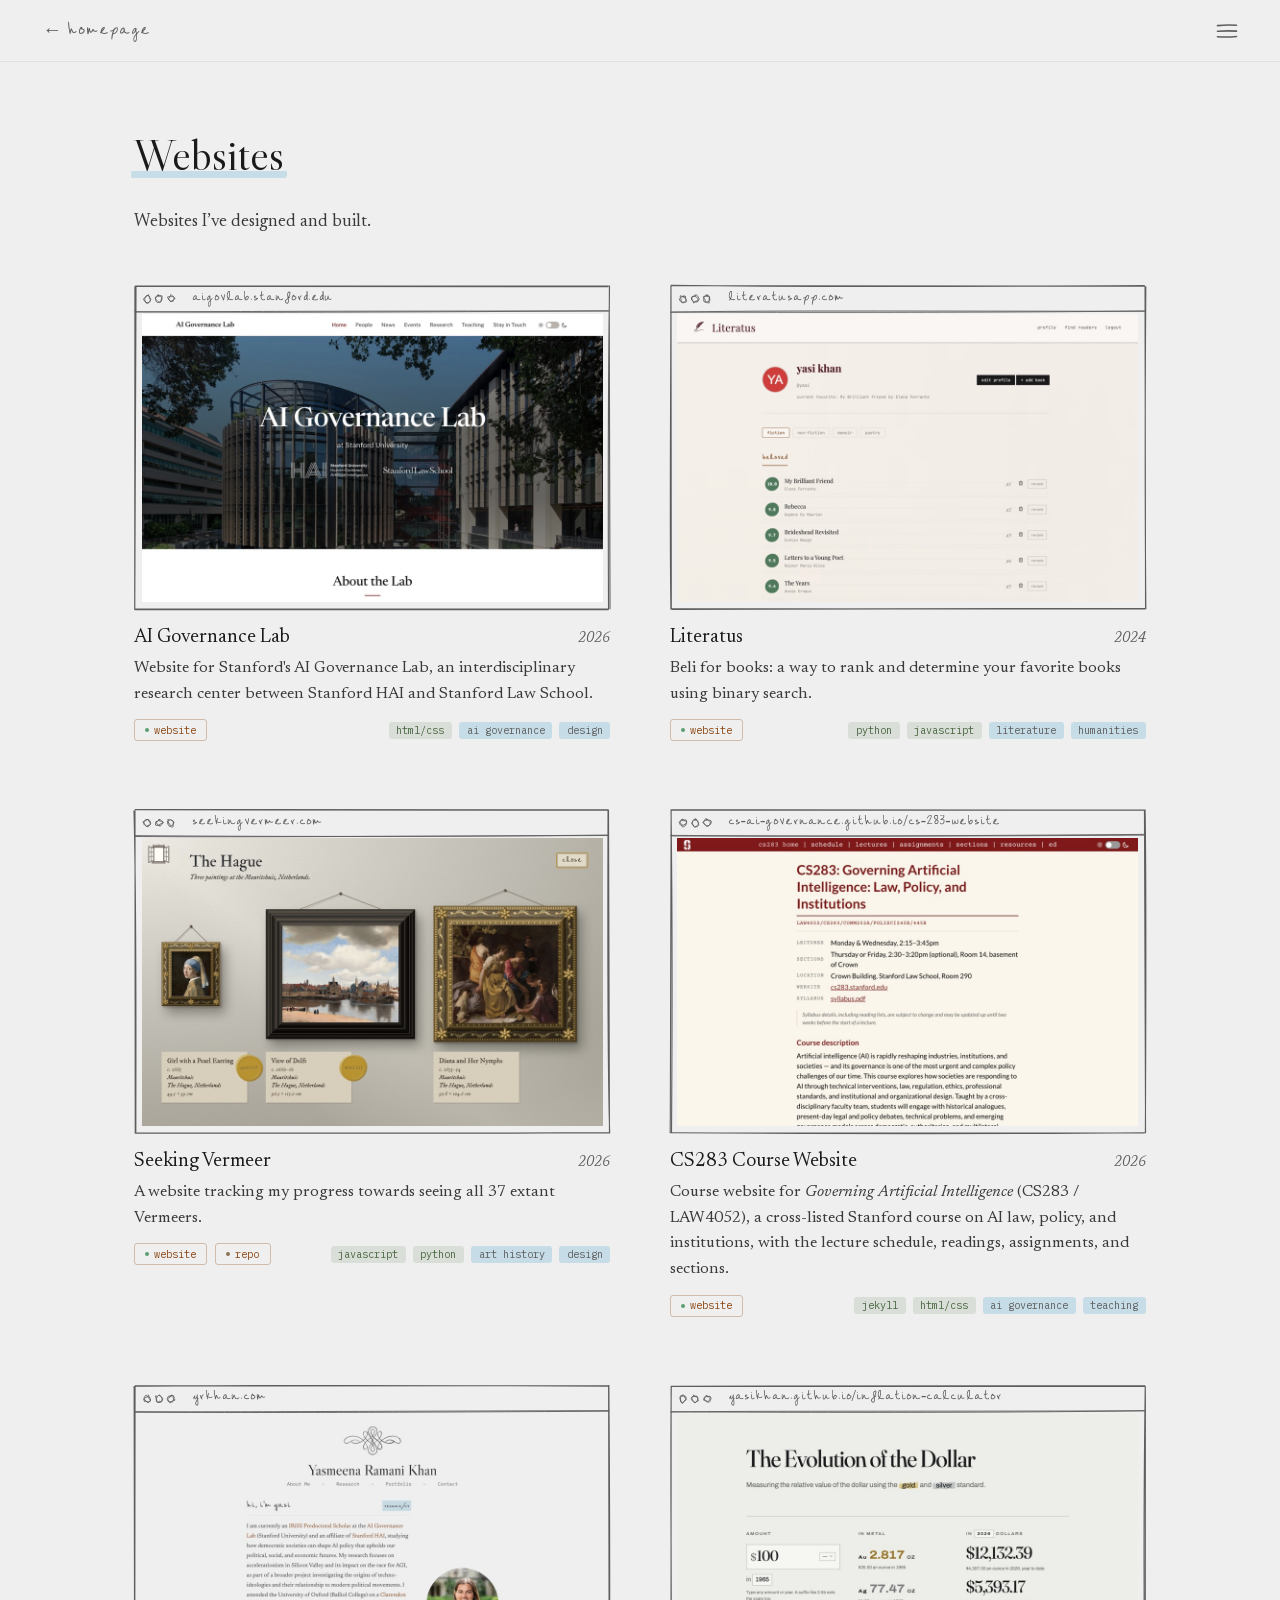
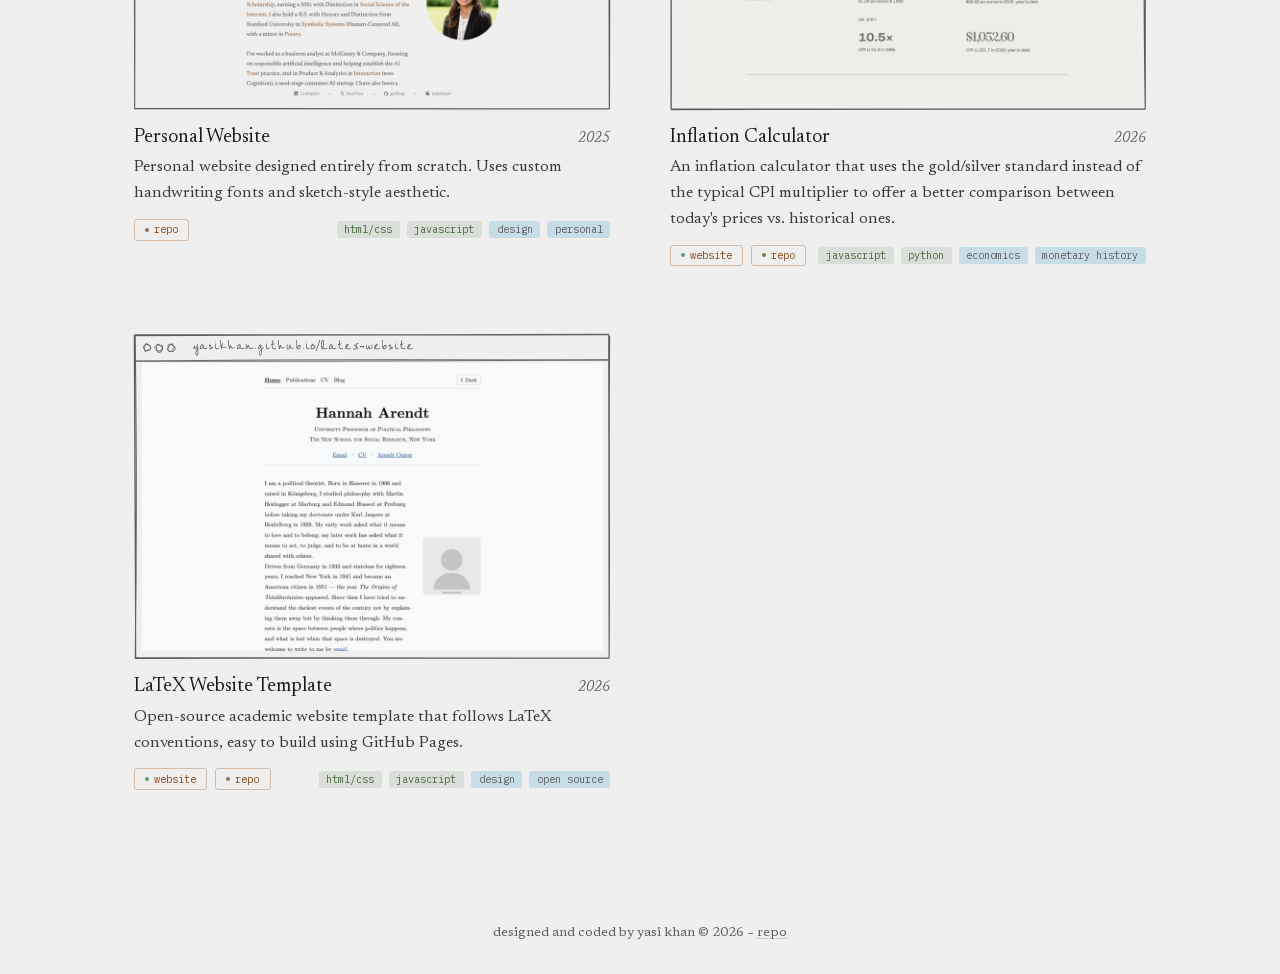
<file: websites.html>
<!DOCTYPE html>
<html lang="en">
<head>
<!-- Google tag (gtag.js) -->
<script async src="https://www.googletagmanager.com/gtag/js?id=G-HDQVY13387"></script>
<script>
  window.dataLayer = window.dataLayer || [];
  function gtag(){dataLayer.push(arguments);}
  gtag('js', new Date());
  gtag('config', 'G-HDQVY13387');
</script>
<meta charset="UTF-8">
<meta name="viewport" content="width=device-width, initial-scale=1.0">
<title>Websites — Yasmeena (Yasi) Khan</title>
<meta name="description" content="Websites designed and built by Yasi Khan, from the Stanford AI Governance Lab to Seeking Vermeer and Literatus.">
<link rel="canonical" href="https://yrkhan.com/websites.html">
<meta property="og:title" content="Websites — Yasmeena (Yasi) Khan">
<meta property="og:description" content="Websites designed and built by Yasi Khan.">
<meta property="og:image" content="https://yrkhan.com/assets/img/yasi-image.jpg">
<meta property="og:url" content="https://yrkhan.com/websites.html">
<meta property="og:type" content="website">
<meta name="twitter:card" content="summary_large_image">
<link rel="icon" type="image/png" href="assets/img/favicon.png">
<link rel="preload" as="font" type="font/woff2" href="assets/fonts/newsreader.woff2" crossorigin>
<link rel="preload" as="font" type="font/woff2" href="assets/fonts/libre-caslon-display-400.woff2" crossorigin>
<link rel="preload" as="font" type="font/woff2" href="assets/fonts/YasiHand-Regular.woff2" crossorigin>
<link rel="preload" as="font" type="font/woff2" href="assets/fonts/ibm-plex-mono-400.woff2" crossorigin>
<link rel="stylesheet" href="css/style.css">
<style>
  .content-body.websites { max-width: 1080px; }
  .websites > p { max-width: 640px; }
  .sites {
    display: grid;
    grid-template-columns: repeat(auto-fill, minmax(min(100%, 380px), 1fr));
    gap: 4rem 3.5rem;
    margin-top: 2.8rem;
  }
  .site-frame:hover img, .site-frame:focus-visible img { filter: none; }
  .site-frame:focus-visible { outline: 2px solid var(--ink3); outline-offset: 4px; border-radius: 2px; }
  .site-head {
    display: flex; justify-content: space-between; align-items: baseline;
    gap: 1rem; margin-top: 0.9rem;
  }
  .site-title { font-size: 1.15rem; color: var(--ink); line-height: 1.3; }
  .site-desc { font-size: 0.95rem; line-height: 1.6; color: var(--ink2); margin-top: 0.3rem; }
  .site-foot {
    display: flex; justify-content: space-between; align-items: center;
    flex-wrap: wrap; gap: 0.5rem; margin-top: 0.7rem;
  }
  .site-foot .entry-outputs { margin-top: 0; }
  .project-card-tags { display: flex; gap: 0.4rem; flex-wrap: wrap; }
  .project-tag {
    font-family: var(--mono); font-size: 0.6rem;
    padding: 0.12rem 0.45rem; border-radius: 3px;
  }
  .project-tag[data-kind="lang"] { color: #4a6741; background: rgba(90, 130, 80, 0.15); }
  .project-tag[data-kind="subject"] { color: var(--ink3); background: var(--highlight); }

  @media (max-width: 768px) {
    .sites { gap: 3rem; margin-top: 2rem; }
    .site-foot { flex-direction: column; align-items: flex-start; }
  }
</style>
</head>
<body>
<nav class="content-nav">
  <a class="back-btn" href="/">&larr; homepage</a>
  <div class="page-menu">
    <button class="page-menu-btn" type="button" aria-expanded="false" aria-controls="page-menu-list" aria-label="Menu"><svg width="22" height="16" viewBox="0 0 22 16" aria-hidden="true"><path d="M1.5 2.6 Q11 1.6 20.5 2.3 M1.5 8.3 Q11 7.6 20.5 8.1 M1.5 13.7 Q11 14.4 20.5 13.5" fill="none" stroke="currentColor" stroke-width="1.6" stroke-linecap="round"/></svg></button>
    <ul class="page-menu-list" id="page-menu-list" hidden>
      <li><a href="/about.html">About Me</a></li>
      <li><a href="/research.html">Research</a></li>
      <li><a href="/portfolio.html">Portfolio</a></li>
      <li class="sub"><a href="/websites.html" aria-current="page">Websites</a></li>
      <li class="sub"><a href="/photography.html">Photography</a></li>
      <li><a href="/contact.html">Contact</a></li>
    </ul>
  </div>
</nav>
<div class="content-body websites">
  <h1>Websites</h1>
  <p>Websites I&rsquo;ve designed and built.</p>
    <div class="sites">
      <article class="site">
        <a class="site-frame" href="https://aigovlab.stanford.edu/"><span class="site-url">aigovlab.stanford.edu</span><img src="assets/img/sites/aigovlab.jpg" alt="Home page of the AI Governance Lab website" width="960" height="600" loading="lazy"></a>
        <div class="site-head"><div class="site-title">AI Governance Lab</div><div class="entry-meta">2026</div></div>
        <div class="site-desc">Website for Stanford's AI Governance Lab, an interdisciplinary research center between Stanford HAI and Stanford Law School.</div>
        <div class="site-foot">
          <div class="entry-outputs"><a href="https://aigovlab.stanford.edu/" class="entry-output" data-type="website">website</a></div>
          <div class="project-card-tags"><span class="project-tag" data-kind="lang">html/css</span><span class="project-tag" data-kind="subject">ai governance</span><span class="project-tag" data-kind="subject">design</span></div>
        </div>
      </article>
      <article class="site">
        <a class="site-frame" href="https://literatusapp.com"><span class="site-url">literatusapp.com</span><img src="assets/img/sites/literatus.jpg" alt="Literatus landing page: track what you read, learn what you love" width="960" height="600" loading="lazy"></a>
        <div class="site-head"><div class="site-title">Literatus</div><div class="entry-meta">2024</div></div>
        <div class="site-desc">Beli for books: a way to rank and determine your favorite books using binary search.</div>
        <div class="site-foot">
          <div class="entry-outputs"><a href="https://literatusapp.com" class="entry-output" data-type="website">website</a></div>
          <div class="project-card-tags"><span class="project-tag" data-kind="lang">python</span><span class="project-tag" data-kind="lang">javascript</span><span class="project-tag" data-kind="subject">literature</span><span class="project-tag" data-kind="subject">humanities</span></div>
        </div>
      </article>
      <article class="site">
        <a class="site-frame" href="https://seekingvermeer.com/"><span class="site-url">seekingvermeer.com</span><img src="assets/img/sites/vermeer.jpg" alt="The Hague room in Seeking Vermeer, hung with the three Vermeers at the Mauritshuis" width="960" height="600" loading="lazy"></a>
        <div class="site-head"><div class="site-title">Seeking Vermeer</div><div class="entry-meta">2026</div></div>
        <div class="site-desc">A website tracking my progress towards seeing all 37 extant Vermeers.</div>
        <div class="site-foot">
          <div class="entry-outputs"><a href="https://seekingvermeer.com/" class="entry-output" data-type="website">website</a><a href="https://github.com/yasikhan/vermeer" class="entry-output" data-type="repo">repo</a></div>
          <div class="project-card-tags"><span class="project-tag" data-kind="lang">javascript</span><span class="project-tag" data-kind="lang">python</span><span class="project-tag" data-kind="subject">art history</span><span class="project-tag" data-kind="subject">design</span></div>
        </div>
      </article>
      <article class="site">
        <a class="site-frame" href="https://cs-ai-governance.github.io/cs-283-website/"><span class="site-url">cs-ai-governance.github.io/cs-283-website</span><img src="assets/img/sites/cs283.jpg" alt="Home page of the CS283 Governing Artificial Intelligence course website" width="960" height="600" loading="lazy"></a>
        <div class="site-head"><div class="site-title">CS283 Course Website</div><div class="entry-meta">2026</div></div>
        <div class="site-desc">Course website for <em>Governing Artificial Intelligence</em> (CS283 / LAW4052), a cross-listed Stanford course on AI law, policy, and institutions, with the lecture schedule, readings, assignments, and sections.</div>
        <div class="site-foot">
          <div class="entry-outputs"><a href="https://cs-ai-governance.github.io/cs-283-website/" class="entry-output" data-type="website">website</a></div>
          <div class="project-card-tags"><span class="project-tag" data-kind="lang">jekyll</span><span class="project-tag" data-kind="lang">html/css</span><span class="project-tag" data-kind="subject">ai governance</span><span class="project-tag" data-kind="subject">teaching</span></div>
        </div>
      </article>
      <article class="site">
        <a class="site-frame" href="https://yrkhan.com"><span class="site-url">yrkhan.com</span><img src="assets/img/sites/yrkhan.jpg" alt="This website's home page, a hand-drawn bookshelf" width="960" height="600" loading="lazy"></a>
        <div class="site-head"><div class="site-title">Personal Website</div><div class="entry-meta">2025</div></div>
        <div class="site-desc">Personal website designed entirely from scratch. Uses custom handwriting fonts and sketch-style aesthetic.</div>
        <div class="site-foot">
          <div class="entry-outputs"><a href="https://github.com/yasikhan/yrk-website" class="entry-output" data-type="repo">repo</a></div>
          <div class="project-card-tags"><span class="project-tag" data-kind="lang">html/css</span><span class="project-tag" data-kind="lang">javascript</span><span class="project-tag" data-kind="subject">design</span><span class="project-tag" data-kind="subject">personal</span></div>
        </div>
      </article>
      <article class="site">
        <a class="site-frame" href="https://yasikhan.github.io/inflation-calculator/"><span class="site-url">yasikhan.github.io/inflation-calculator</span><img src="assets/img/sites/inflation.jpg" alt="The Evolution of the Dollar calculator, converting dollars to gold and silver" width="960" height="600" loading="lazy"></a>
        <div class="site-head"><div class="site-title">Inflation Calculator</div><div class="entry-meta">2026</div></div>
        <div class="site-desc">An inflation calculator that uses the gold/silver standard instead of the typical CPI multiplier to offer a better comparison between today's prices vs. historical ones.</div>
        <div class="site-foot">
          <div class="entry-outputs"><a href="https://yasikhan.github.io/inflation-calculator/" class="entry-output" data-type="website">website</a><a href="https://github.com/yasikhan/inflation-calculator" class="entry-output" data-type="repo">repo</a></div>
          <div class="project-card-tags"><span class="project-tag" data-kind="lang">javascript</span><span class="project-tag" data-kind="lang">python</span><span class="project-tag" data-kind="subject">economics</span><span class="project-tag" data-kind="subject">monetary history</span></div>
        </div>
      </article>
      <article class="site">
        <a class="site-frame" href="https://yasikhan.github.io/latex-website/index.html"><span class="site-url">yasikhan.github.io/latex-website</span><img src="assets/img/sites/latex.jpg" alt="The LaTeX website template, rendered as a typeset document" width="960" height="600" loading="lazy"></a>
        <div class="site-head"><div class="site-title">LaTeX Website Template</div><div class="entry-meta">2026</div></div>
        <div class="site-desc">Open-source academic website template that follows LaTeX conventions, easy to build using GitHub Pages.</div>
        <div class="site-foot">
          <div class="entry-outputs"><a href="https://yasikhan.github.io/latex-website/index.html" class="entry-output" data-type="website">website</a><a href="https://github.com/yasikhan/latex-website" class="entry-output" data-type="repo">repo</a></div>
          <div class="project-card-tags"><span class="project-tag" data-kind="lang">html/css</span><span class="project-tag" data-kind="lang">javascript</span><span class="project-tag" data-kind="subject">design</span><span class="project-tag" data-kind="subject">open source</span></div>
        </div>
      </article>
</div>
</div>

<footer class="site-footer">designed and coded by yasi khan &copy; 2026 &ndash; <a href="https://github.com/yasikhan/yrk-website">repo</a></footer>
<script src="js/rough.js"></script>
<script src="js/frames.js"></script>
<script src="/js/nav.js"></script>
</body>
</html>
</file>
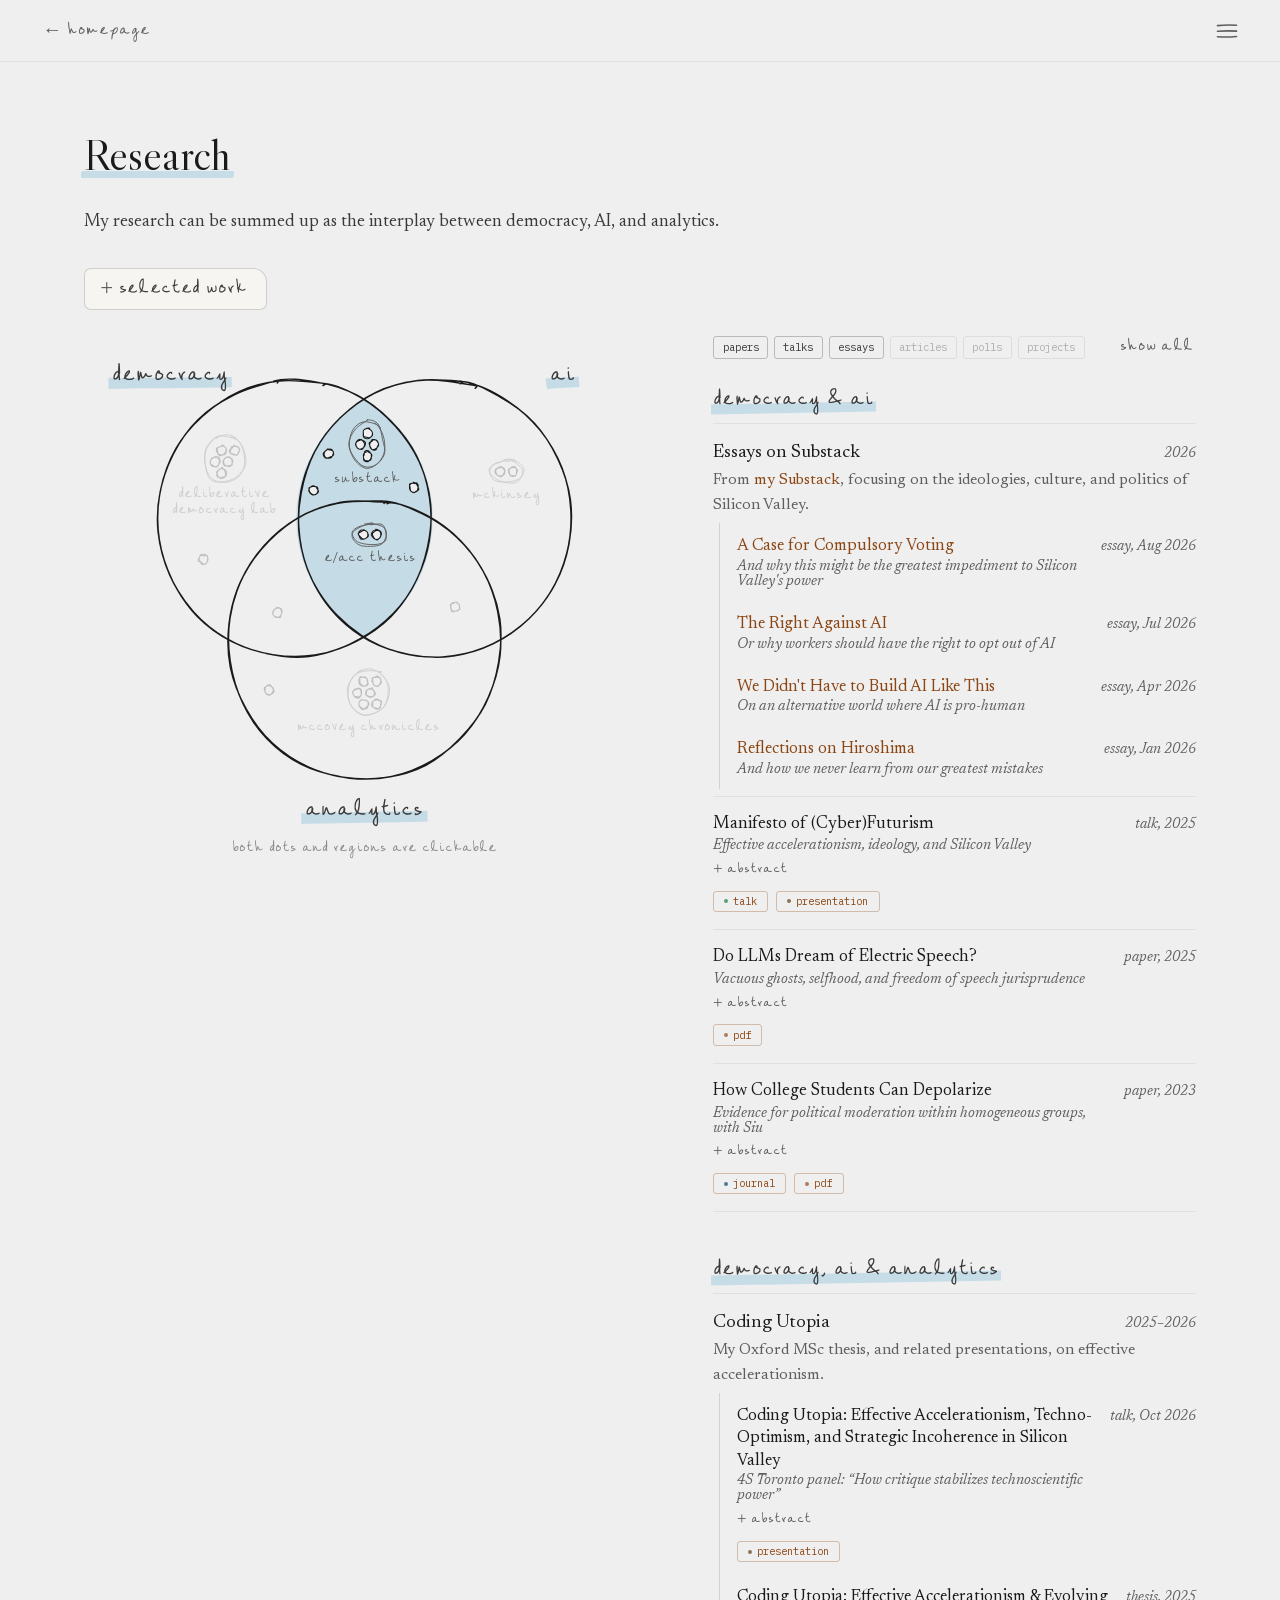
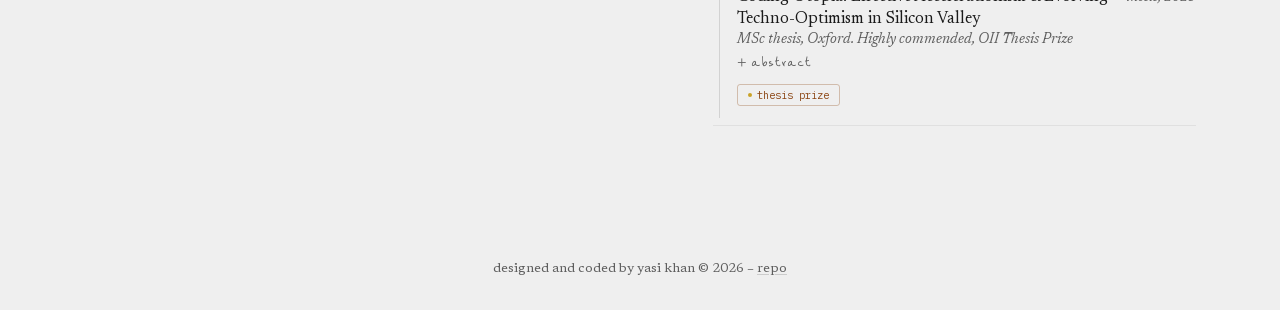
<file: writing.html>
<!DOCTYPE html>
<html lang="en">
<head>
<meta charset="UTF-8">
<meta name="viewport" content="width=device-width, initial-scale=1.0">
<title>Research — Yasmeena (Yasi) Khan</title>
<meta name="robots" content="noindex">
<link rel="canonical" href="https://yrkhan.com/research.html">
<!-- writing.html was folded into research.html; this page forwards old links and their tabs. -->
<script>
  var map = {"": "#democracy-ai", "#technology": "#democracy-ai", "#baseball": "#analytics"};
  location.replace('/research.html' + (map[location.hash] || map[''] || ''));
</script>
<meta http-equiv="refresh" content="0; url=/research.html#democracy-ai">
<link rel="icon" type="image/png" href="assets/img/favicon.png">
<link rel="stylesheet" href="css/style.css">
</head>
<body>
<div class="content-body">
  <p>This page has moved to <a href="/research.html#democracy-ai">Research</a>.</p>
</div>
</body>
</html>
</file>
<file: css/style.css>
/* ============ FONTS (self-hosted, latin subset) ============ */
@font-face {
  font-family: 'YasiHand';
  src: url('../assets/fonts/YasiHand-Regular.woff2') format('woff2'),
       url('../assets/fonts/YasiHand-Regular.ttf') format('truetype');
  font-weight: normal; font-style: normal; font-display: swap;
}
@font-face {
  font-family: 'Libre Caslon Display';
  src: url('../assets/fonts/libre-caslon-display-400.woff2') format('woff2');
  font-weight: 400; font-style: normal; font-display: swap;
}
@font-face {
  font-family: 'IBM Plex Mono';
  src: url('../assets/fonts/ibm-plex-mono-300.woff2') format('woff2');
  font-weight: 300; font-style: normal; font-display: swap;
}
@font-face {
  font-family: 'IBM Plex Mono';
  src: url('../assets/fonts/ibm-plex-mono-400.woff2') format('woff2');
  font-weight: 400; font-style: normal; font-display: swap;
}
@font-face {
  font-family: 'Newsreader';
  src: url('../assets/fonts/newsreader.woff2') format('woff2');
  font-weight: 300 400; font-style: normal; font-display: swap;
}
@font-face {
  font-family: 'Newsreader';
  src: url('../assets/fonts/newsreader-italic.woff2') format('woff2');
  font-weight: 300 400; font-style: italic; font-display: swap;
}

/* ============ VARIABLES ============ */
:root {
  --page: #EFEFEF;
  --ink: #1a1a1a;
  --ink2: #3a3a3a;
  --ink3: #5e5e5e;
  --ink4: #8a8a8a;
  --highlight: rgba(147, 197, 222, 0.45);
  --highlight-strong: rgba(147, 197, 222, 0.7);
  --link: #8b4513;
  --link-soft: rgba(139, 69, 19, 0.3);
  --link-hover: #6b2f0a;
  --hand: 'YasiHand', cursive;
  --serif: 'Libre Caslon Display', Georgia, serif;
  --body: 'Newsreader', Georgia, serif;
  --mono: 'IBM Plex Mono', monospace;
}

/* ============ RESET & BASE ============ */
* { margin: 0; padding: 0; box-sizing: border-box; }
html { font-size: 17px; -webkit-font-smoothing: antialiased; }
body {
  font-family: var(--body); color: var(--ink);
  background: var(--page); min-height: 100vh; overflow-x: hidden;
}
::selection { background: var(--highlight-strong); }

/* ============ CONTENT PAGE LAYOUT ============ */
.content-nav {
  position: sticky; top: 0; z-index: 50;
  background: var(--page);
  border-bottom: 1px solid rgba(0,0,0,0.06);
  padding: 0.9rem 2rem;
  display: flex; align-items: baseline; justify-content: space-between;
}
.back-btn {
  font-family: var(--hand); font-size: 1.15rem;
  color: var(--ink3); background: none; border: none;
  cursor: pointer; padding: 0.2rem 0.5rem; position: relative;
  transition: color 0.15s; text-decoration: none;
}
.back-btn::before {
  content: ''; position: absolute; inset: 0;
  background: var(--highlight); opacity: 0; z-index: -1;
  border-radius: 2px; transition: opacity 0.15s;
}
.back-btn:hover::before { opacity: 1; }
.back-btn:hover { color: var(--ink); }
.page-menu { position: relative; align-self: center; }
.page-menu-btn {
  display: flex; align-items: center;
  color: var(--ink3); background: none; border: none;
  cursor: pointer; padding: 0.35rem 0.45rem; position: relative;
  isolation: isolate; transition: color 0.15s;
}
.page-menu-btn::before {
  content: ''; position: absolute; inset: 0;
  background: var(--highlight); opacity: 0; z-index: -1;
  border-radius: 2px; transition: opacity 0.15s;
}
.page-menu-btn:hover::before,
.page-menu-btn[aria-expanded="true"]::before { opacity: 1; }
.page-menu-btn:hover,
.page-menu-btn[aria-expanded="true"] { color: var(--ink); }
.page-menu-list {
  position: absolute; top: calc(100% + 0.5rem); right: 0;
  list-style: none; min-width: 10rem;
  background: var(--page);
  border: 1px solid rgba(0,0,0,0.08); border-radius: 4px;
  box-shadow: 0 2px 8px rgba(0,0,0,0.08);
  padding: 0.4rem 0;
}
.page-menu-list[hidden] { display: none; }
.page-menu-list a {
  display: block; padding: 0.3rem 1rem;
  font-family: var(--body); font-size: 1rem;
  color: var(--ink2); text-decoration: none;
}
.page-menu-list a:hover,
.page-menu-list a:focus-visible { background: var(--highlight); color: var(--ink); outline: none; }
.page-menu-list a[aria-current="page"] { color: var(--ink); font-style: italic; }
.page-menu-list .sub a { padding-left: 1.9rem; font-size: 0.95rem; color: var(--ink3); }
.content-body {
  max-width: 640px; margin: 0 auto; padding: 4rem 2rem 6rem;
}
.content-body h1 {
  font-family: var(--serif); font-size: 2.6rem;
  font-weight: 400; margin-bottom: 1.5rem; line-height: 1.15;
  position: relative; display: inline-block;
}
.content-body h1::after {
  content: ''; position: absolute;
  left: -3px; right: -3px; bottom: 3px;
  height: 7px; background: var(--highlight); z-index: -1;
  border-radius: 2px 1px 3px 1px;
}
.content-body h2 {
  font-family: var(--serif); font-size: 1.4rem;
  font-weight: 400; color: var(--ink);
  margin: 2.5rem 0 1rem; position: relative; display: inline-block;
}
.content-body h2::after {
  content: ''; position: absolute;
  left: -2px; right: -2px; bottom: 2px;
  height: 5px; background: var(--highlight); z-index: -1;
}
.content-body p {
  font-size: 1.03rem; line-height: 1.78;
  color: var(--ink2); margin-bottom: 1rem;
}
.content-body a {
  color: var(--link); text-decoration: none;
  transition: color 0.2s ease;
}
.content-body a:hover { color: var(--link-hover); }

/* ============ ENTRIES (research, writing, projects) ============ */
.entry {
  padding: 1rem 0; border-bottom: 1px solid rgba(0,0,0,0.06);
  display: grid; grid-template-columns: 1fr auto;
  gap: 1rem; align-items: baseline; transition: padding-left 0.15s;
}
.entry:first-of-type { border-top: 1px solid rgba(0,0,0,0.06); }
.entry:hover { padding-left: 0.3rem; }
.entry-title { font-size: 1rem; font-weight: 400; color: var(--ink); line-height: 1.35; }
.entry-desc { font-size: 0.85rem; font-weight: 300; font-style: italic; color: var(--ink3); margin-top: 0.1rem; }
.entry-meta {
  font-family: var(--body); font-style: italic; font-size: 0.82rem; color: var(--ink3);
  white-space: nowrap; font-variant-numeric: tabular-nums oldstyle-nums;
}

/* ============ CONTACT ============ */
.contact-links {
  margin-top: 1rem; line-height: 2.2;
  font-family: var(--body); font-size: 0.95rem; color: var(--ink2);
}
.contact-links a { color: var(--link); }

/* ============ SITE FOOTER ============ */
.site-footer {
  text-align: center;
  font-family: var(--body);
  font-size: 0.78rem;
  color: var(--ink3);
  padding: 2rem 1rem;
}
.site-footer a {
  color: var(--ink3);
  text-decoration: underline;
  text-decoration-color: rgba(0,0,0,0.15);
  text-underline-offset: 2px;
}

/* ============ OUTPUT PILLS (scholarship, portfolio) ============ */
.entry-outputs { display: flex; gap: 0.45rem; flex-wrap: wrap; margin-top: 0.6rem; }
.content-body a.entry-output {
  display: inline-flex; align-items: center; gap: 0.3rem;
  font-family: var(--mono); font-size: 0.6rem;
  color: var(--link); text-decoration: none;
  padding: 0.2rem 0.6rem;
  border: 1px solid var(--link-soft); border-radius: 3px;
  transition: background 0.15s, border-color 0.15s;
}
.content-body a.entry-output:hover { background: rgba(139,69,19,0.06); border-color: var(--link); }
.entry-output::before {
  content: ''; display: inline-block;
  width: 4px; height: 4px; border-radius: 50%; flex-shrink: 0;
}
.entry-output[data-type="paper"]::before { background: #7a6fa0; }
.entry-output[data-type="pdf"]::before { background: #b07a5b; }
.entry-output[data-type="talk"]::before { background: #5a9e6f; }
.entry-output[data-type="presentation"]::before { background: #8b7355; }
.entry-output[data-type="journal"]::before { background: #4a7a96; }
.entry-output[data-type="award"]::before { background: #c9a227; }
.entry-output[data-type="website"]::before { background: #5a9e6f; }
.entry-output[data-type="repo"]::before { background: #8b7355; }

/* ============ BROWSER FRAMES (websites, portfolio; drawn by js/frames.js) ============ */
.content-body .site-frame {
  display: block; position: relative;
  padding: 1.7rem 0.45rem 0.45rem;
  color: var(--ink3);
}
.site-frame svg { position: absolute; inset: 0; overflow: visible; pointer-events: none; }
.site-url {
  position: absolute; top: 0.32rem; left: 3.4rem; right: 0.6rem;
  font-family: var(--hand); font-size: 0.95rem; line-height: 1;
  white-space: nowrap; overflow: hidden; text-overflow: ellipsis;
}
.site-frame img {
  display: block; width: 100%; height: auto; aspect-ratio: 16 / 10;
  object-fit: cover; object-position: top;
  filter: saturate(0.85);
  transition: filter 0.2s;
}

/* ============ HANDWRITTEN BUTTON (scholarship reset, portfolio toggles) ============ */
.hand-btn {
  font-family: var(--hand); font-size: 1.15rem;
  color: var(--ink3); background: none; border: none;
  padding: 0 0.2rem; cursor: pointer;
  position: relative; isolation: isolate; transition: color 0.15s;
}
.hand-btn::after {
  content: ''; position: absolute;
  left: -3px; right: -3px; bottom: 0.2em; height: 0.45em;
  background: var(--highlight); z-index: -1;
  border-radius: 2px 1px 3px 1px; transform: rotate(-1deg);
  opacity: 0; transition: opacity 0.15s;
}
.hand-btn:hover { color: var(--ink); }
.hand-btn:hover::after { opacity: 1; }
:is(.hand-btn, .page-menu-btn, .back-btn):focus-visible {
  outline: 2px solid var(--ink3); outline-offset: 3px; border-radius: 2px;
}

/* ============ RESPONSIVE ============ */
@media (max-width: 768px) {
  .content-nav { padding: 0.7rem 1rem; }
  .back-btn { font-size: 1rem; }
  .content-body { padding: 2rem 1.2rem 4rem; }
  .content-body h1 { font-size: 1.7rem; }
  .content-body p { font-size: 1rem; }
  .entry { grid-template-columns: 1fr; gap: 0.2rem; }
  .entry-title { font-size: 0.97rem; }
  .entry-meta { font-size: 0.78rem; }
}

@media (max-width: 480px) {
  .content-body { padding: 1.5rem 1rem 3rem; }
  .content-body h1 { font-size: 1.4rem; }
  .content-body h2 { font-size: 1.2rem; }
  .content-body p { font-size: 1rem; line-height: 1.7; }
  .entry-title { font-size: 0.95rem; }
}
</file>
